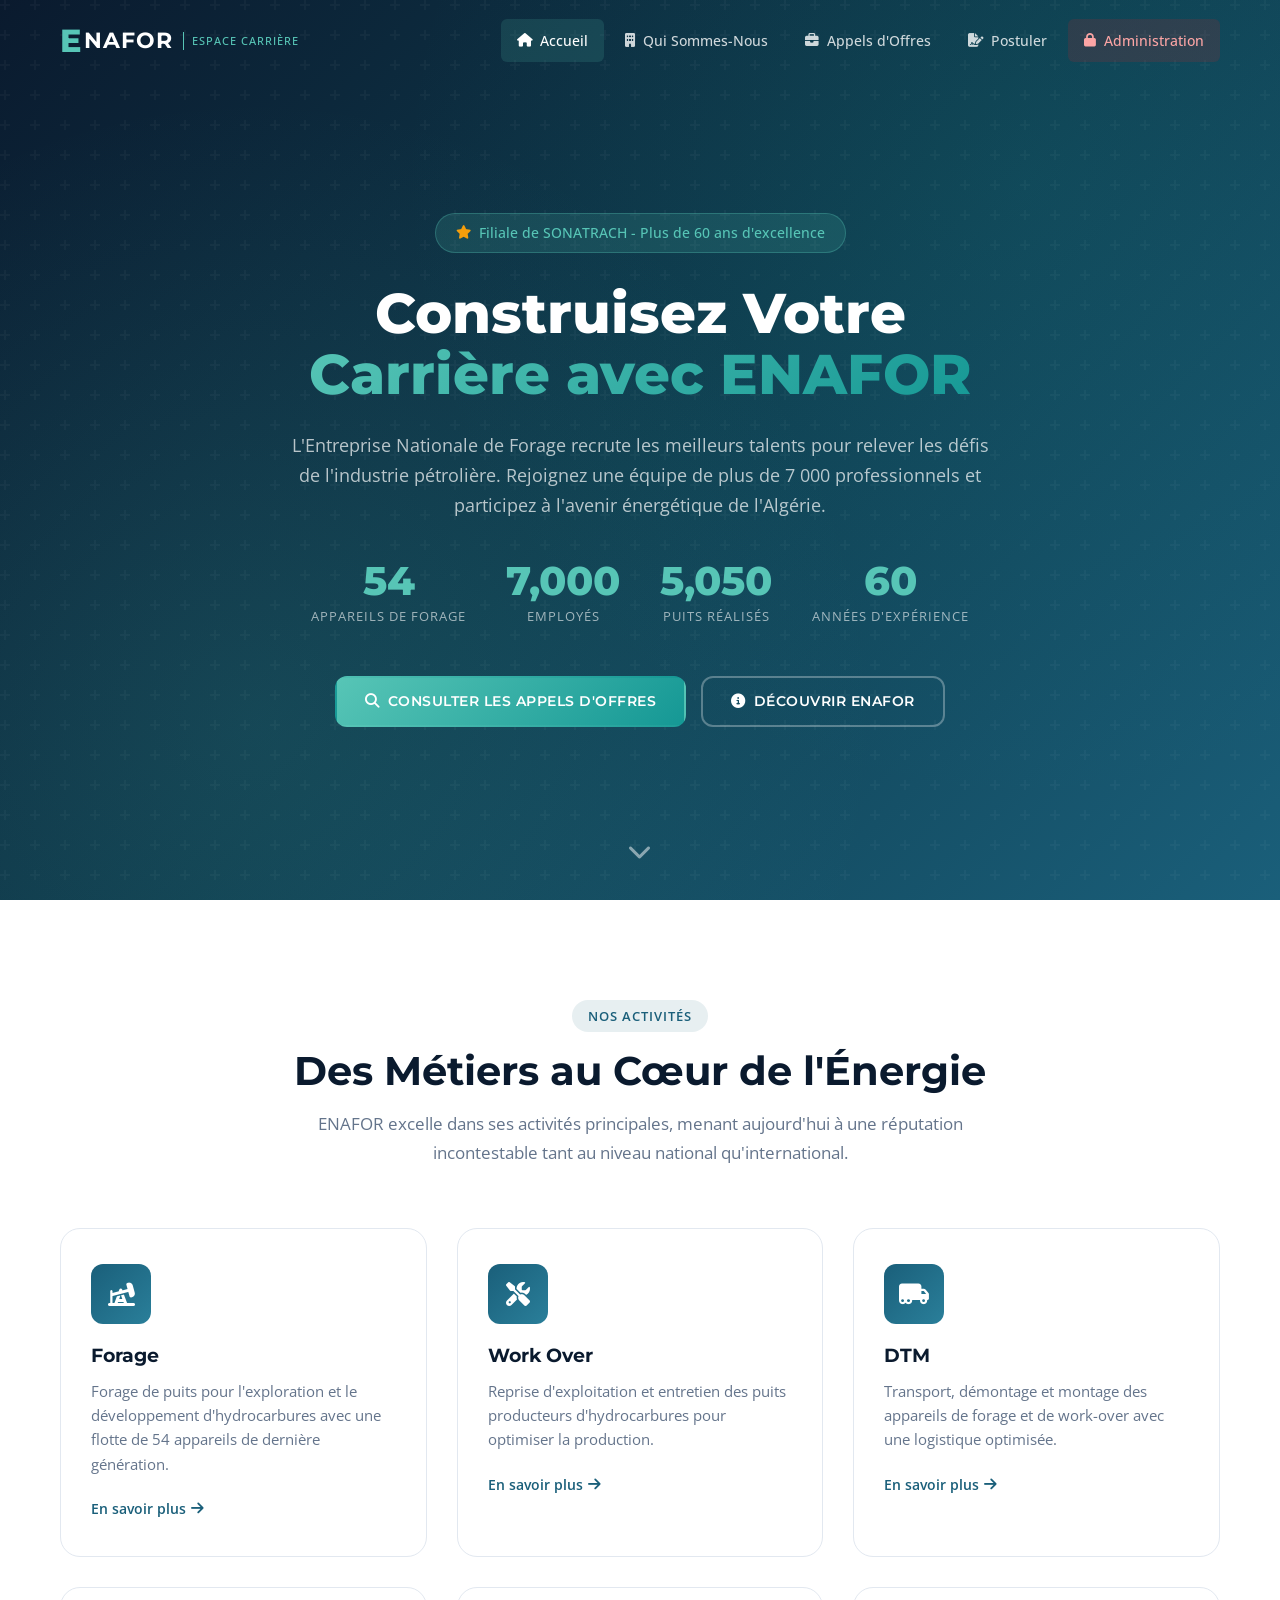
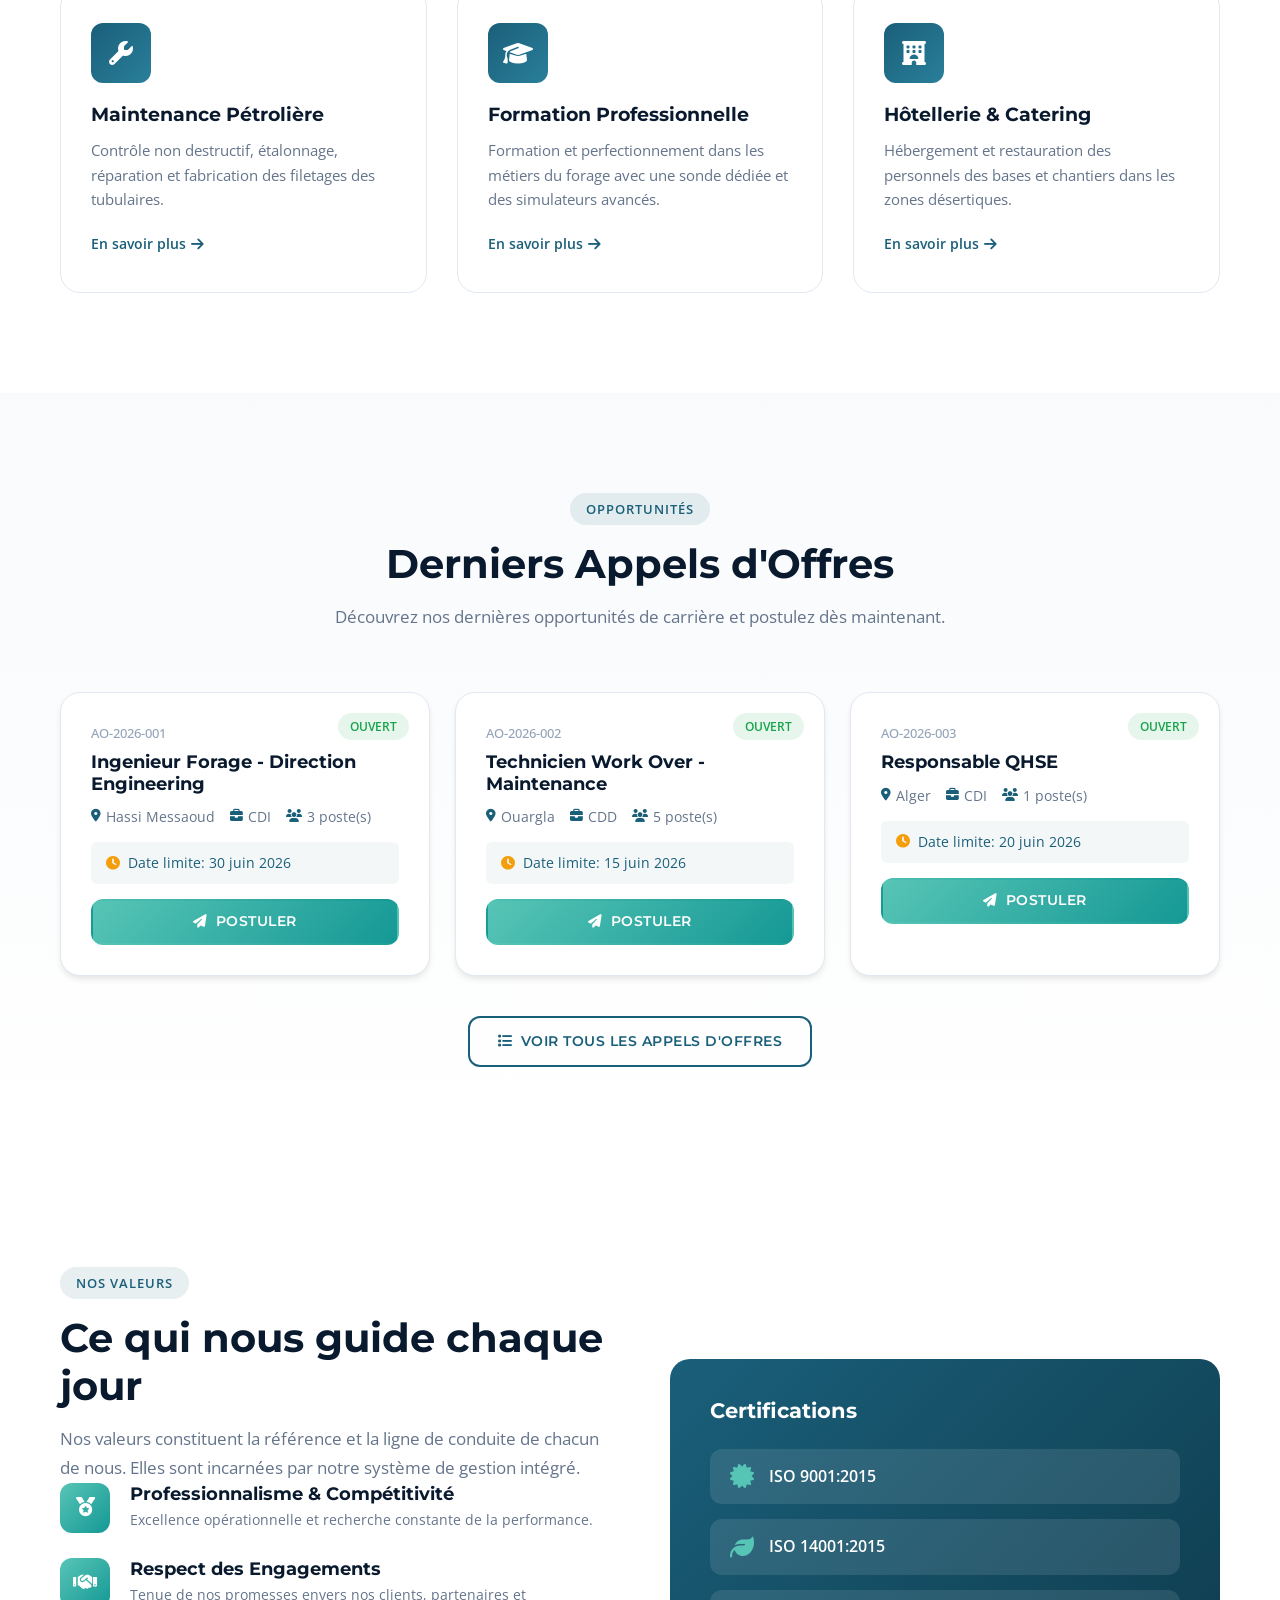
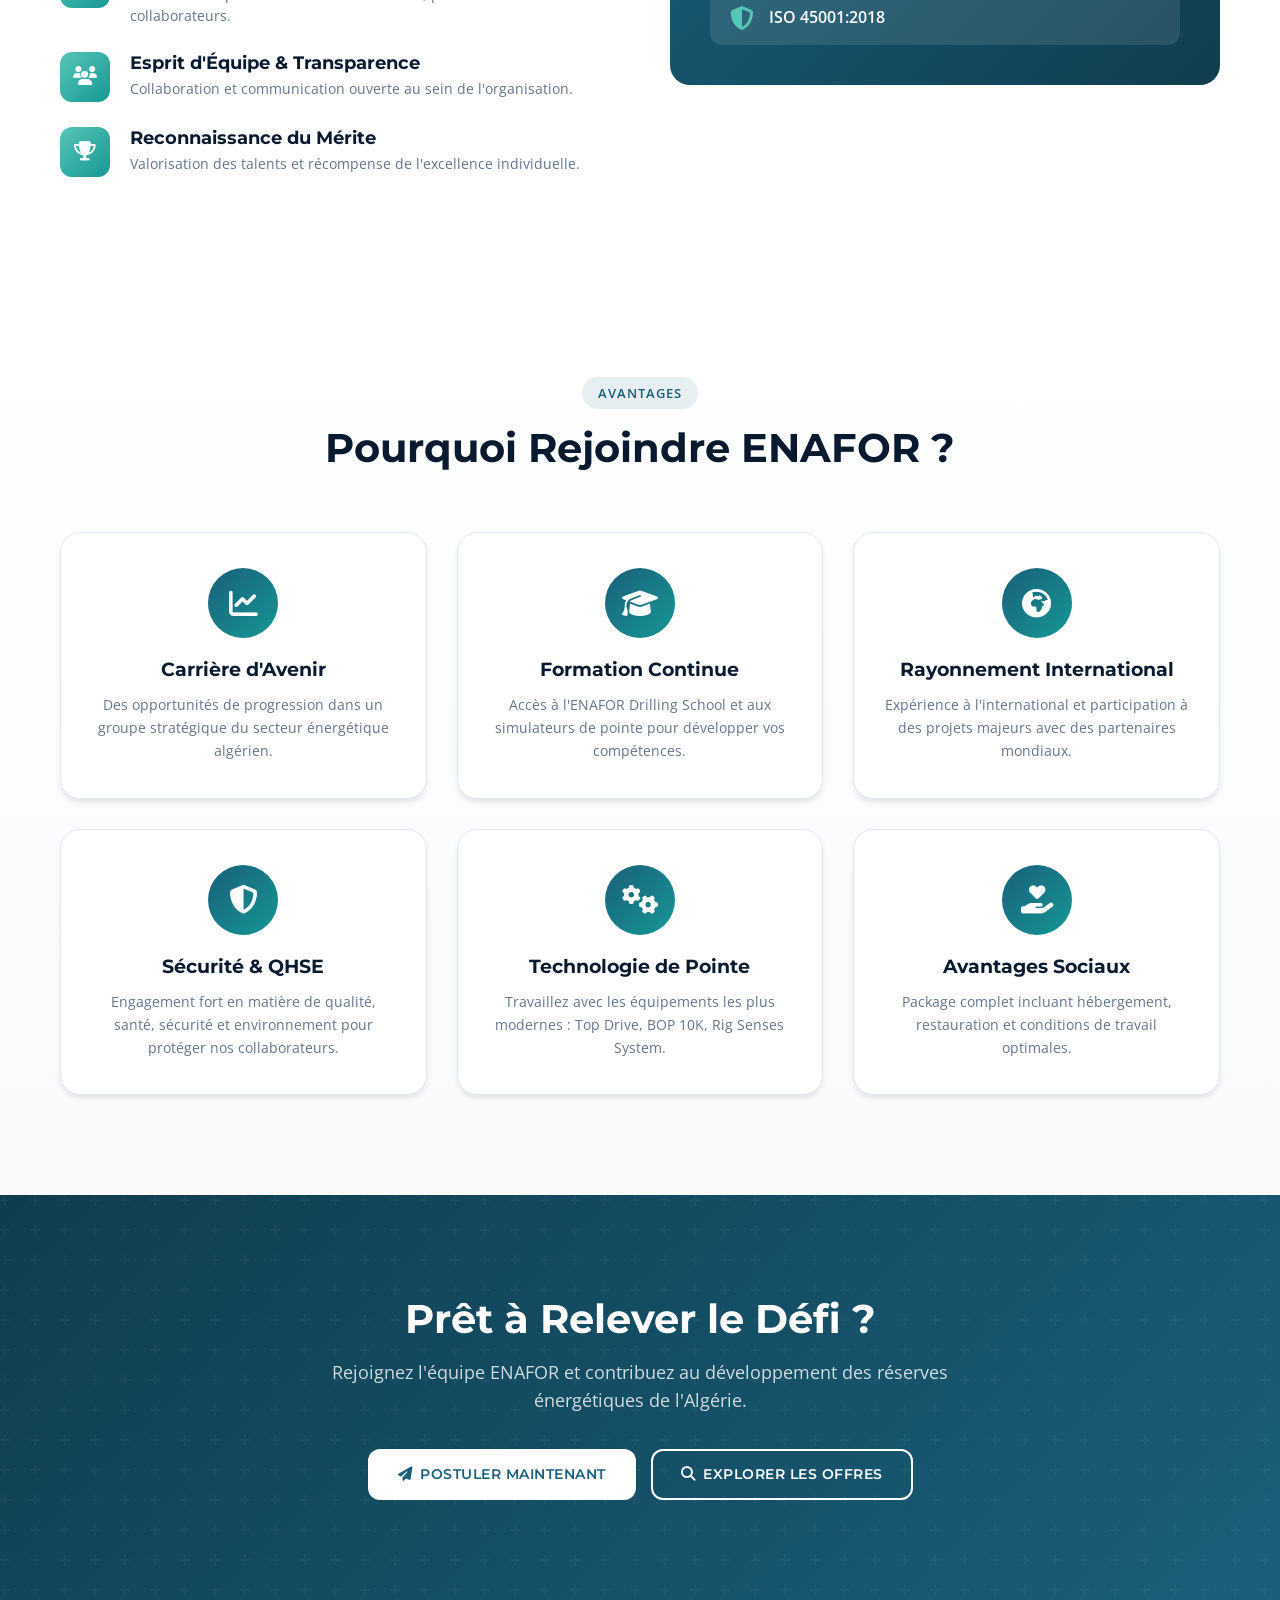
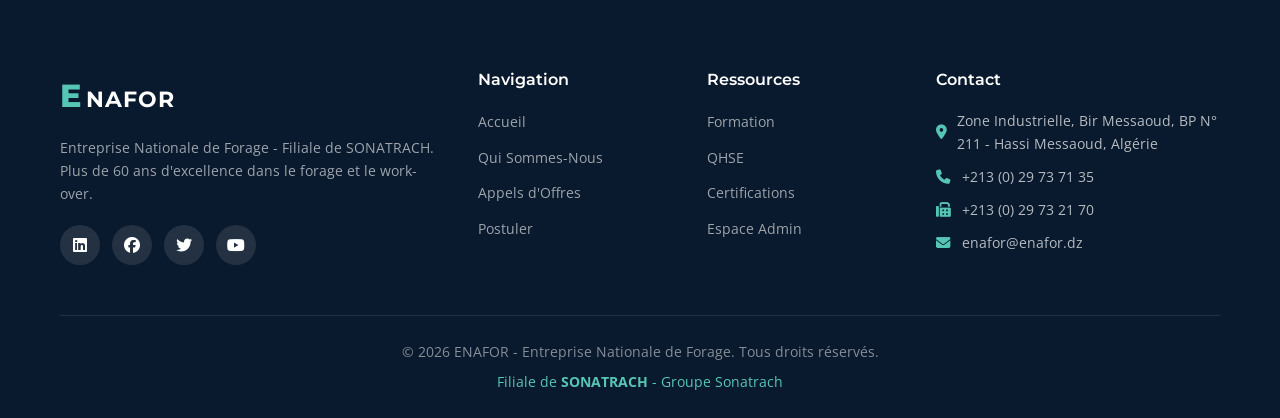
<file: index.html>
<!DOCTYPE html>
<html lang="fr">
<head>
    <meta charset="UTF-8">
    <meta name="viewport" content="width=device-width, initial-scale=1.0">
    <meta name="description" content="ENAFOR - Espace Carrière. Recrutement et appels d'offres de l'Entreprise Nationale de Forage. Filiale de SONATRACH.">
    <meta name="keywords" content="ENAFOR, recrutement, forage, Algérie, SONATRACH, carrière, emploi, appel d'offres">
    <meta name="author" content="ENAFOR">
    <meta name="robots" content="index, follow">
    <title>ENAFOR | Espace Carrière - Recrutement & Appels d'Offres</title>
    <link rel="stylesheet" href="style.css">
    <link rel="stylesheet" href="https://cdnjs.cloudflare.com/ajax/libs/font-awesome/6.4.0/css/all.min.css">
    <link href="https://fonts.googleapis.com/css2?family=Montserrat:wght@300;400;500;600;700;800&family=Open+Sans:wght@300;400;600;700&display=swap" rel="stylesheet">
</head>
<body>
    <!-- Loading Screen -->
    <div id="loading-screen">
        <div class="loader-container">
            <div class="loader-logo">
                <span class="logo-e">E</span>
                <span class="logo-text">NAFOR</span>
            </div>
            <div class="loader-bar">
                <div class="loader-progress"></div>
            </div>
            <p class="loader-text">Chargement...</p>
        </div>
    </div>

    <!-- Navigation -->
    <nav class="navbar" id="navbar">
        <div class="nav-container">
            <a href="index.html" class="nav-logo">
                <span class="logo-e">E</span>
                <span class="logo-text">NAFOR</span>
                <span class="logo-sub">Espace Carrière</span>
            </a>
            <button class="nav-toggle" id="navToggle" aria-label="Menu">
                <span></span>
                <span></span>
                <span></span>
            </button>
            <ul class="nav-menu" id="navMenu">
                <li><a href="index.html" class="nav-link active"><i class="fas fa-home"></i> Accueil</a></li>
                <li><a href="about.html" class="nav-link"><i class="fas fa-building"></i> Qui Sommes-Nous</a></li>
                <li><a href="offres.html" class="nav-link"><i class="fas fa-briefcase"></i> Appels d'Offres</a></li>
                <li><a href="postuler.html" class="nav-link"><i class="fas fa-file-signature"></i> Postuler</a></li>
                <li><a href="admin.html" class="nav-link admin-link"><i class="fas fa-lock"></i> Administration</a></li>
            </ul>
        </div>
    </nav>

    <!-- Hero Section -->
    <section class="hero" id="accueil">
        <div class="hero-overlay"></div>
        <div class="hero-content">
            <div class="hero-badge">
                <i class="fas fa-star"></i>
                <span>Filiale de SONATRACH - Plus de 60 ans d'excellence</span>
            </div>
            <h1 class="hero-title">
                <span class="title-line">Construisez Votre</span>
                <span class="title-line highlight">Carrière avec ENAFOR</span>
            </h1>
            <p class="hero-subtitle">
                L'Entreprise Nationale de Forage recrute les meilleurs talents pour relever les défis de l'industrie pétrolière. 
                Rejoignez une équipe de plus de 7 000 professionnels et participez à l'avenir énergétique de l'Algérie.
            </p>
            <div class="hero-stats">
                <div class="stat-item">
                    <span class="stat-number" data-target="54">0</span>
                    <span class="stat-label">Appareils de Forage</span>
                </div>
                <div class="stat-item">
                    <span class="stat-number" data-target="7000">0</span>
                    <span class="stat-label">Employés</span>
                </div>
                <div class="stat-item">
                    <span class="stat-number" data-target="5050">0</span>
                    <span class="stat-label">Puits Réalisés</span>
                </div>
                <div class="stat-item">
                    <span class="stat-number" data-target="60">0</span>
                    <span class="stat-label">Années d'Expérience</span>
                </div>
            </div>
            <div class="hero-buttons">
                <a href="offres.html" class="btn btn-primary">
                    <i class="fas fa-search"></i> Consulter les Appels d'Offres
                </a>
                <a href="about.html" class="btn btn-secondary">
                    <i class="fas fa-info-circle"></i> Découvrir ENAFOR
                </a>
            </div>
        </div>
        <div class="hero-scroll">
            <a href="#activites"><i class="fas fa-chevron-down"></i></a>
        </div>
    </section>

    <!-- Activities Section -->
    <section class="activities" id="activites">
        <div class="container">
            <div class="section-header">
                <span class="section-badge">Nos Activités</span>
                <h2 class="section-title">Des Métiers au Cœur de l'Énergie</h2>
                <p class="section-desc">ENAFOR excelle dans ses activités principales, menant aujourd'hui à une réputation incontestable tant au niveau national qu'international.</p>
            </div>
            <div class="activities-grid">
                <div class="activity-card">
                    <div class="activity-icon">
                        <i class="fas fa-oil-well"></i>
                    </div>
                    <h3>Forage</h3>
                    <p>Forage de puits pour l'exploration et le développement d'hydrocarbures avec une flotte de 54 appareils de dernière génération.</p>
                    <a href="about.html#forage" class="activity-link">En savoir plus <i class="fas fa-arrow-right"></i></a>
                </div>
                <div class="activity-card">
                    <div class="activity-icon">
                        <i class="fas fa-tools"></i>
                    </div>
                    <h3>Work Over</h3>
                    <p>Reprise d'exploitation et entretien des puits producteurs d'hydrocarbures pour optimiser la production.</p>
                    <a href="about.html#workover" class="activity-link">En savoir plus <i class="fas fa-arrow-right"></i></a>
                </div>
                <div class="activity-card">
                    <div class="activity-icon">
                        <i class="fas fa-truck-moving"></i>
                    </div>
                    <h3>DTM</h3>
                    <p>Transport, démontage et montage des appareils de forage et de work-over avec une logistique optimisée.</p>
                    <a href="about.html#dtm" class="activity-link">En savoir plus <i class="fas fa-arrow-right"></i></a>
                </div>
                <div class="activity-card">
                    <div class="activity-icon">
                        <i class="fas fa-wrench"></i>
                    </div>
                    <h3>Maintenance Pétrolière</h3>
                    <p>Contrôle non destructif, étalonnage, réparation et fabrication des filetages des tubulaires.</p>
                    <a href="about.html#maintenance" class="activity-link">En savoir plus <i class="fas fa-arrow-right"></i></a>
                </div>
                <div class="activity-card">
                    <div class="activity-icon">
                        <i class="fas fa-graduation-cap"></i>
                    </div>
                    <h3>Formation Professionnelle</h3>
                    <p>Formation et perfectionnement dans les métiers du forage avec une sonde dédiée et des simulateurs avancés.</p>
                    <a href="about.html#formation" class="activity-link">En savoir plus <i class="fas fa-arrow-right"></i></a>
                </div>
                <div class="activity-card">
                    <div class="activity-icon">
                        <i class="fas fa-hotel"></i>
                    </div>
                    <h3>Hôtellerie & Catering</h3>
                    <p>Hébergement et restauration des personnels des bases et chantiers dans les zones désertiques.</p>
                    <a href="about.html#hotellerie" class="activity-link">En savoir plus <i class="fas fa-arrow-right"></i></a>
                </div>
            </div>
        </div>
    </section>

    <!-- Latest Offers Section -->
    <section class="latest-offers">
        <div class="container">
            <div class="section-header">
                <span class="section-badge">Opportunités</span>
                <h2 class="section-title">Derniers Appels d'Offres</h2>
                <p class="section-desc">Découvrez nos dernières opportunités de carrière et postulez dès maintenant.</p>
            </div>
            <div class="offers-grid" id="latestOffers">
                <!-- Dynamically populated by JavaScript -->
            </div>
            <div class="text-center">
                <a href="offres.html" class="btn btn-outline">
                    <i class="fas fa-list"></i> Voir Tous les Appels d'Offres
                </a>
            </div>
        </div>
    </section>

    <!-- Values Section -->
    <section class="values">
        <div class="container">
            <div class="values-content">
                <div class="values-text">
                    <span class="section-badge">Nos Valeurs</span>
                    <h2 class="section-title">Ce qui nous guide chaque jour</h2>
                    <p class="section-desc">Nos valeurs constituent la référence et la ligne de conduite de chacun de nous. Elles sont incarnées par notre système de gestion intégré.</p>
                    <div class="values-list">
                        <div class="value-item">
                            <div class="value-icon"><i class="fas fa-medal"></i></div>
                            <div class="value-info">
                                <h4>Professionnalisme & Compétitivité</h4>
                                <p>Excellence opérationnelle et recherche constante de la performance.</p>
                            </div>
                        </div>
                        <div class="value-item">
                            <div class="value-icon"><i class="fas fa-handshake"></i></div>
                            <div class="value-info">
                                <h4>Respect des Engagements</h4>
                                <p>Tenue de nos promesses envers nos clients, partenaires et collaborateurs.</p>
                            </div>
                        </div>
                        <div class="value-item">
                            <div class="value-icon"><i class="fas fa-users"></i></div>
                            <div class="value-info">
                                <h4>Esprit d'Équipe & Transparence</h4>
                                <p>Collaboration et communication ouverte au sein de l'organisation.</p>
                            </div>
                        </div>
                        <div class="value-item">
                            <div class="value-icon"><i class="fas fa-trophy"></i></div>
                            <div class="value-info">
                                <h4>Reconnaissance du Mérite</h4>
                                <p>Valorisation des talents et récompense de l'excellence individuelle.</p>
                            </div>
                        </div>
                    </div>
                </div>
                <div class="values-image">
                    <div class="values-certifications">
                        <h3>Certifications</h3>
                        <div class="cert-grid">
                            <div class="cert-item">
                                <i class="fas fa-certificate"></i>
                                <span>ISO 9001:2015</span>
                            </div>
                            <div class="cert-item">
                                <i class="fas fa-leaf"></i>
                                <span>ISO 14001:2015</span>
                            </div>
                            <div class="cert-item">
                                <i class="fas fa-shield-alt"></i>
                                <span>ISO 45001:2018</span>
                            </div>
                        </div>
                    </div>
                </div>
            </div>
        </div>
    </section>

    <!-- Why Join Us -->
    <section class="why-join">
        <div class="container">
            <div class="section-header">
                <span class="section-badge">Avantages</span>
                <h2 class="section-title">Pourquoi Rejoindre ENAFOR ?</h2>
            </div>
            <div class="benefits-grid">
                <div class="benefit-card">
                    <div class="benefit-icon"><i class="fas fa-chart-line"></i></div>
                    <h3>Carrière d'Avenir</h3>
                    <p>Des opportunités de progression dans un groupe stratégique du secteur énergétique algérien.</p>
                </div>
                <div class="benefit-card">
                    <div class="benefit-icon"><i class="fas fa-graduation-cap"></i></div>
                    <h3>Formation Continue</h3>
                    <p>Accès à l'ENAFOR Drilling School et aux simulateurs de pointe pour développer vos compétences.</p>
                </div>
                <div class="benefit-card">
                    <div class="benefit-icon"><i class="fas fa-globe-africa"></i></div>
                    <h3>Rayonnement International</h3>
                    <p>Expérience à l'international et participation à des projets majeurs avec des partenaires mondiaux.</p>
                </div>
                <div class="benefit-card">
                    <div class="benefit-icon"><i class="fas fa-shield-alt"></i></div>
                    <h3>Sécurité & QHSE</h3>
                    <p>Engagement fort en matière de qualité, santé, sécurité et environnement pour protéger nos collaborateurs.</p>
                </div>
                <div class="benefit-card">
                    <div class="benefit-icon"><i class="fas fa-cogs"></i></div>
                    <h3>Technologie de Pointe</h3>
                    <p>Travaillez avec les équipements les plus modernes : Top Drive, BOP 10K, Rig Senses System.</p>
                </div>
                <div class="benefit-card">
                    <div class="benefit-icon"><i class="fas fa-hand-holding-heart"></i></div>
                    <h3>Avantages Sociaux</h3>
                    <p>Package complet incluant hébergement, restauration et conditions de travail optimales.</p>
                </div>
            </div>
        </div>
    </section>

    <!-- CTA Section -->
    <section class="cta-section">
        <div class="cta-overlay"></div>
        <div class="container">
            <div class="cta-content">
                <h2>Prêt à Relever le Défi ?</h2>
                <p>Rejoignez l'équipe ENAFOR et contribuez au développement des réserves énergétiques de l'Algérie.</p>
                <div class="cta-buttons">
                    <a href="postuler.html" class="btn btn-white">
                        <i class="fas fa-paper-plane"></i> Postuler Maintenant
                    </a>
                    <a href="offres.html" class="btn btn-outline-white">
                        <i class="fas fa-search"></i> Explorer les Offres
                    </a>
                </div>
            </div>
        </div>
    </section>

    <!-- Footer -->
    <footer class="footer">
        <div class="container">
            <div class="footer-grid">
                <div class="footer-brand">
                    <a href="index.html" class="footer-logo">
                        <span class="logo-e">E</span>
                        <span class="logo-text">NAFOR</span>
                    </a>
                    <p class="footer-desc">Entreprise Nationale de Forage - Filiale de SONATRACH. Plus de 60 ans d'excellence dans le forage et le work-over.</p>
                    <div class="footer-social">
                        <a href="#" aria-label="LinkedIn"><i class="fab fa-linkedin"></i></a>
                        <a href="#" aria-label="Facebook"><i class="fab fa-facebook"></i></a>
                        <a href="#" aria-label="Twitter"><i class="fab fa-twitter"></i></a>
                        <a href="#" aria-label="YouTube"><i class="fab fa-youtube"></i></a>
                    </div>
                </div>
                <div class="footer-links">
                    <h4>Navigation</h4>
                    <ul>
                        <li><a href="index.html">Accueil</a></li>
                        <li><a href="about.html">Qui Sommes-Nous</a></li>
                        <li><a href="offres.html">Appels d'Offres</a></li>
                        <li><a href="postuler.html">Postuler</a></li>
                    </ul>
                </div>
                <div class="footer-links">
                    <h4>Ressources</h4>
                    <ul>
                        <li><a href="about.html#formation">Formation</a></li>
                        <li><a href="about.html#qhse">QHSE</a></li>
                        <li><a href="about.html#certifications">Certifications</a></li>
                        <li><a href="admin.html">Espace Admin</a></li>
                    </ul>
                </div>
                <div class="footer-contact">
                    <h4>Contact</h4>
                    <p><i class="fas fa-map-marker-alt"></i> Zone Industrielle, Bir Messaoud, BP N° 211 - Hassi Messaoud, Algérie</p>
                    <p><i class="fas fa-phone"></i> +213 (0) 29 73 71 35</p>
                    <p><i class="fas fa-fax"></i> +213 (0) 29 73 21 70</p>
                    <p><i class="fas fa-envelope"></i> enafor@enafor.dz</p>
                </div>
            </div>
            <div class="footer-bottom">
                <p>&copy; 2026 ENAFOR - Entreprise Nationale de Forage. Tous droits réservés.</p>
                <p class="footer-sonatrach">Filiale de <strong>SONATRACH</strong> - Groupe Sonatrach</p>
            </div>
        </div>
    </footer>

    <script src="main.js"></script>
</body>
</html>
</file>
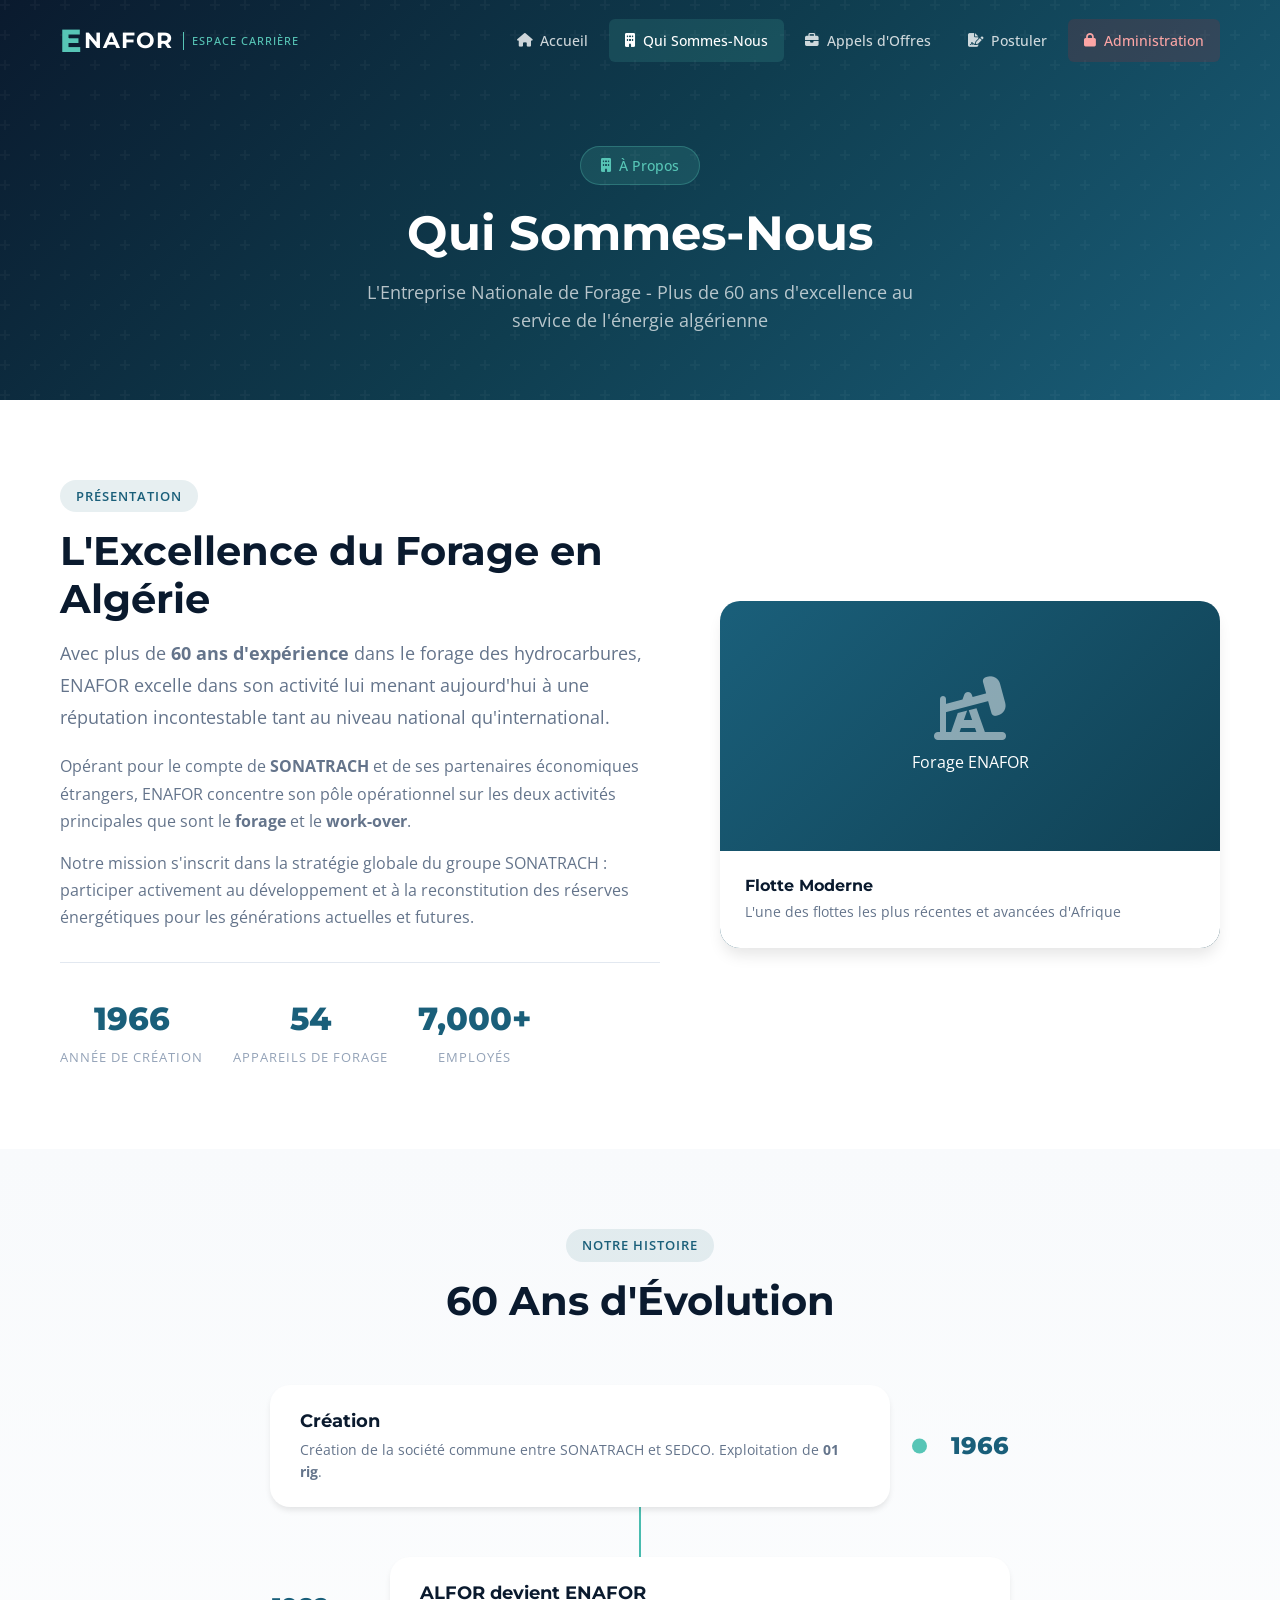
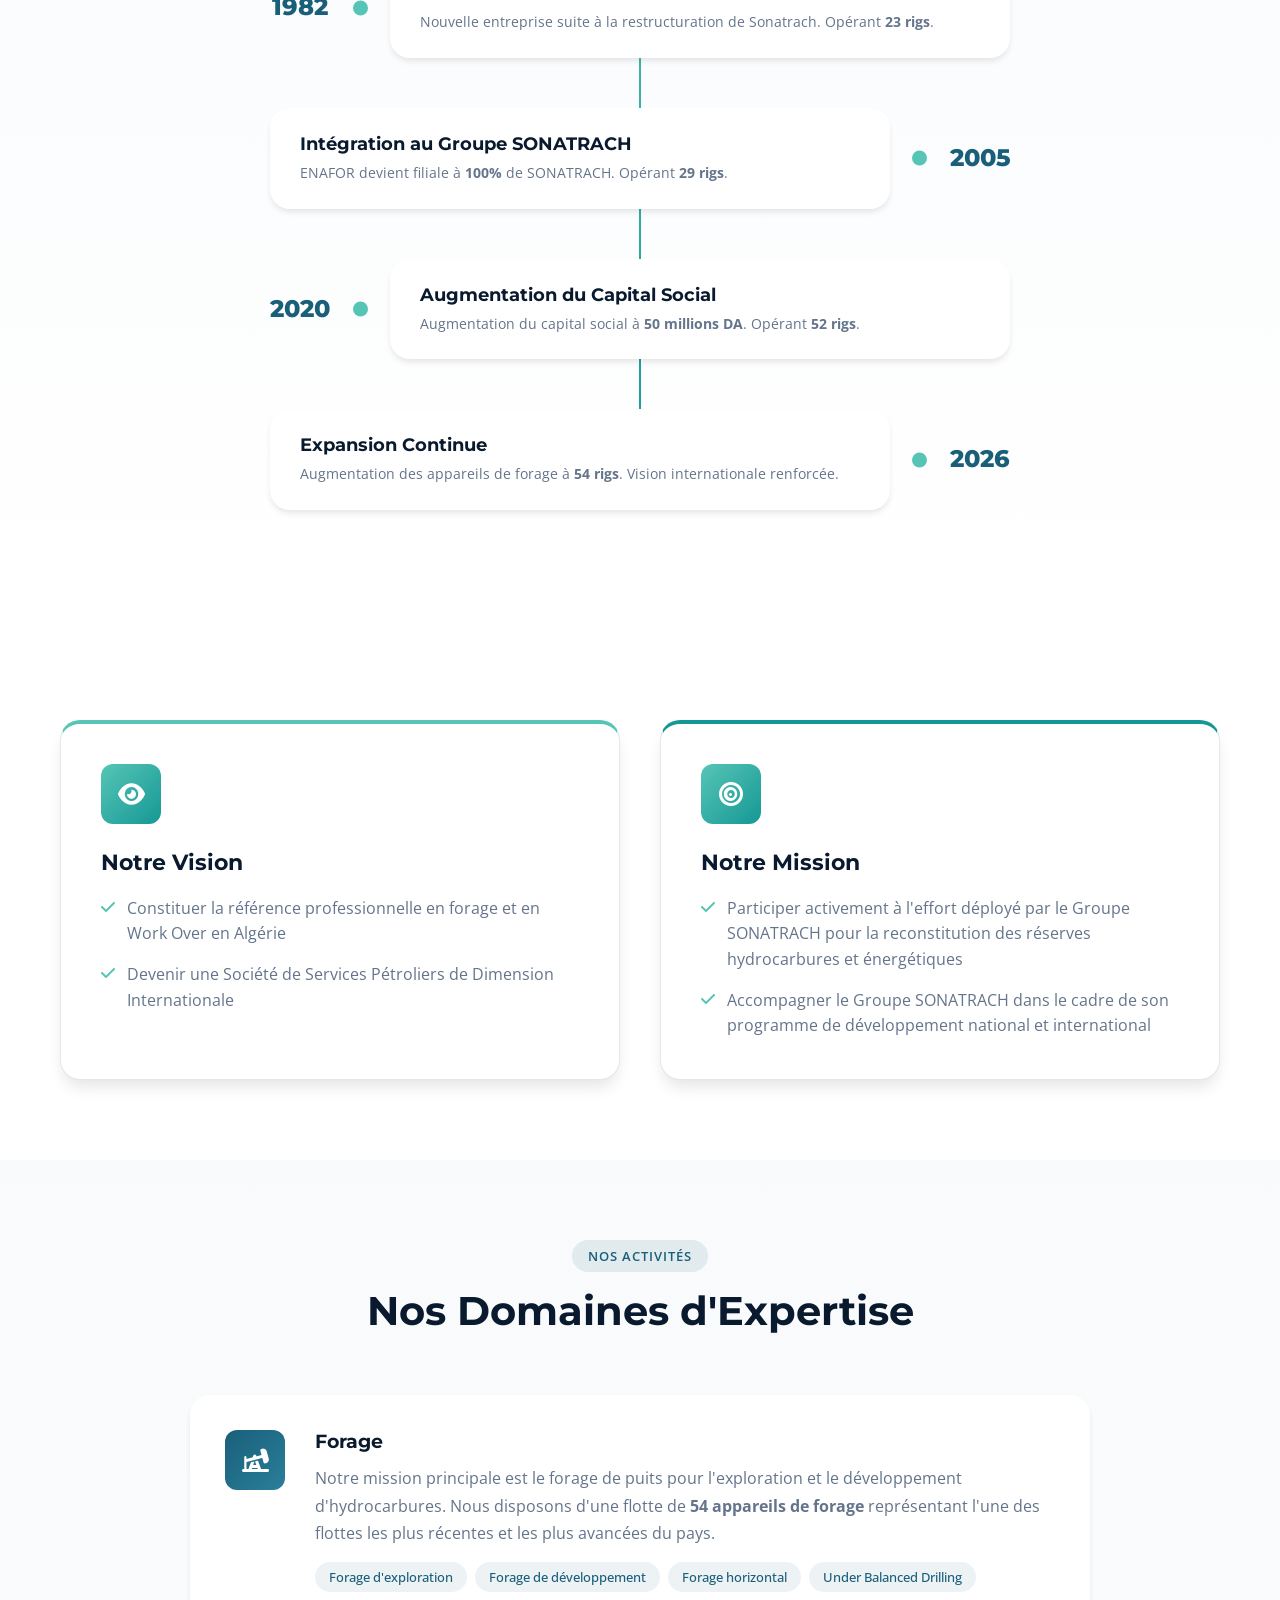
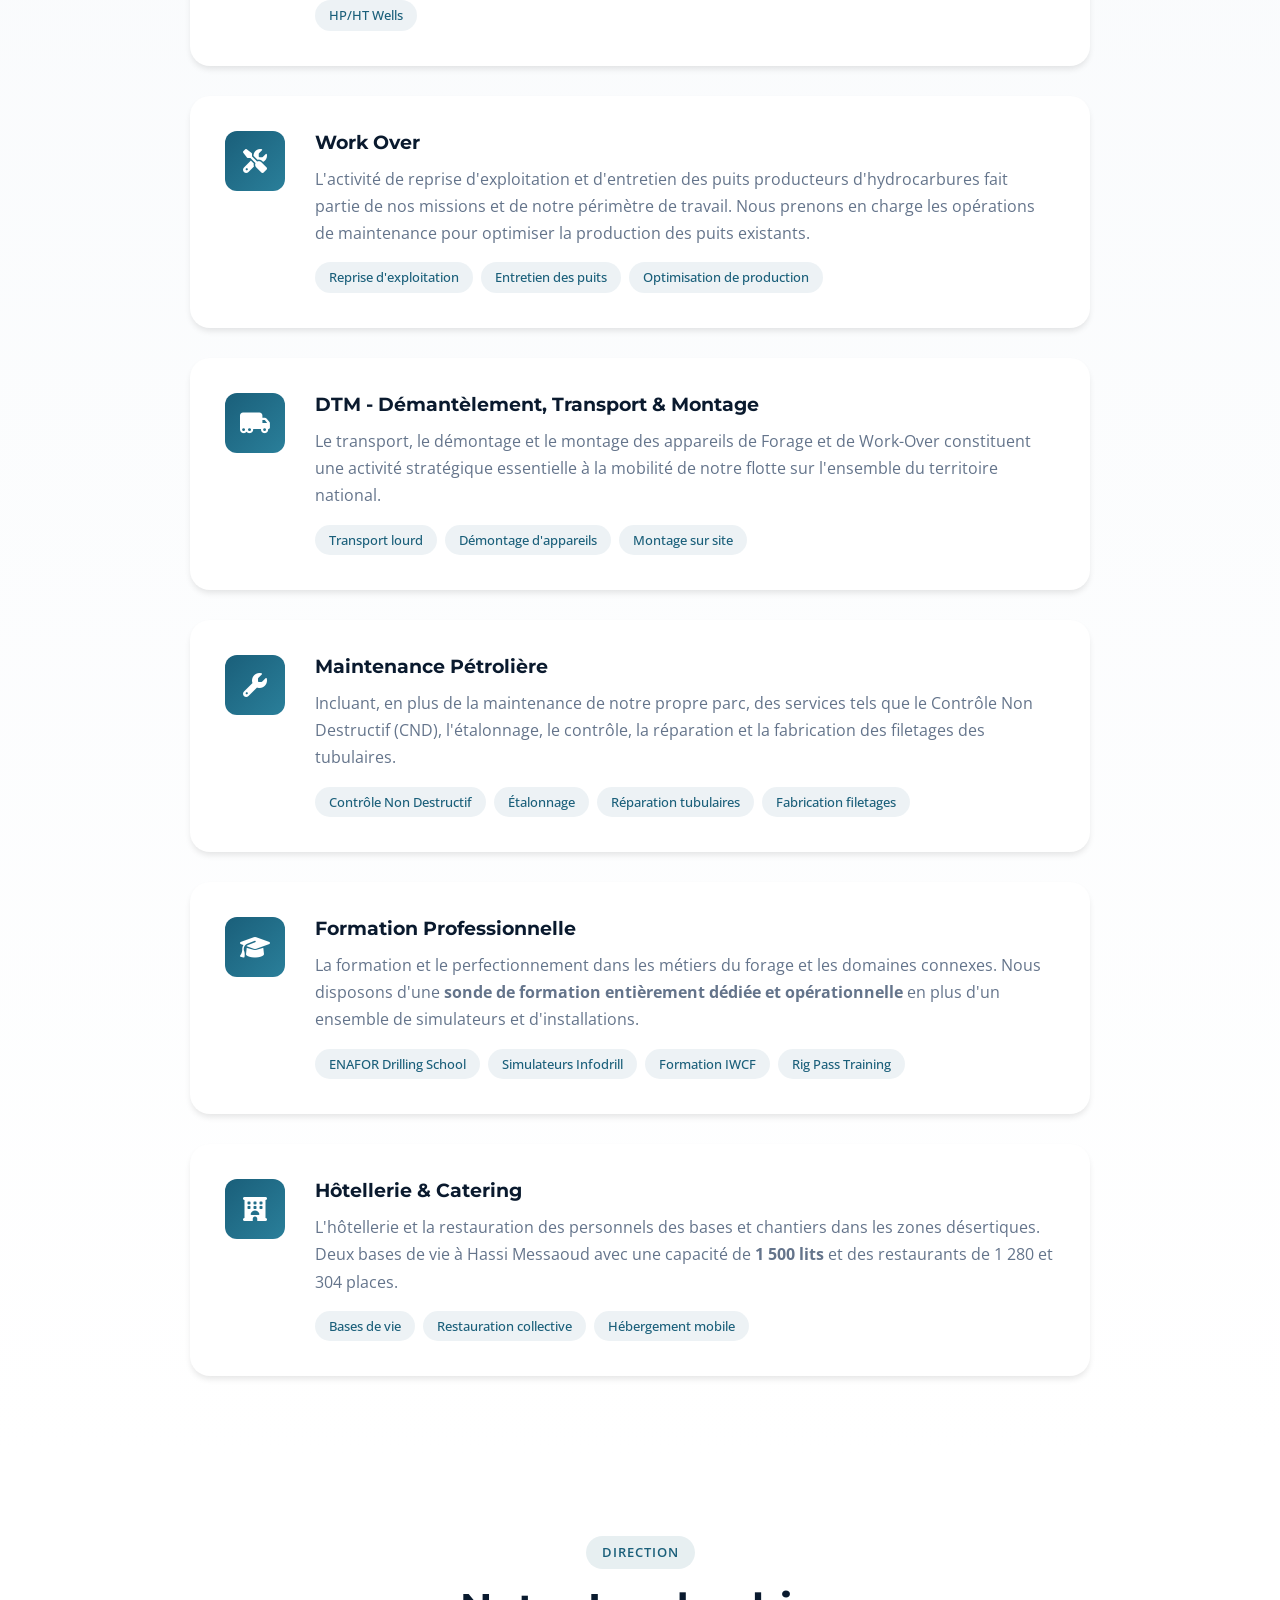
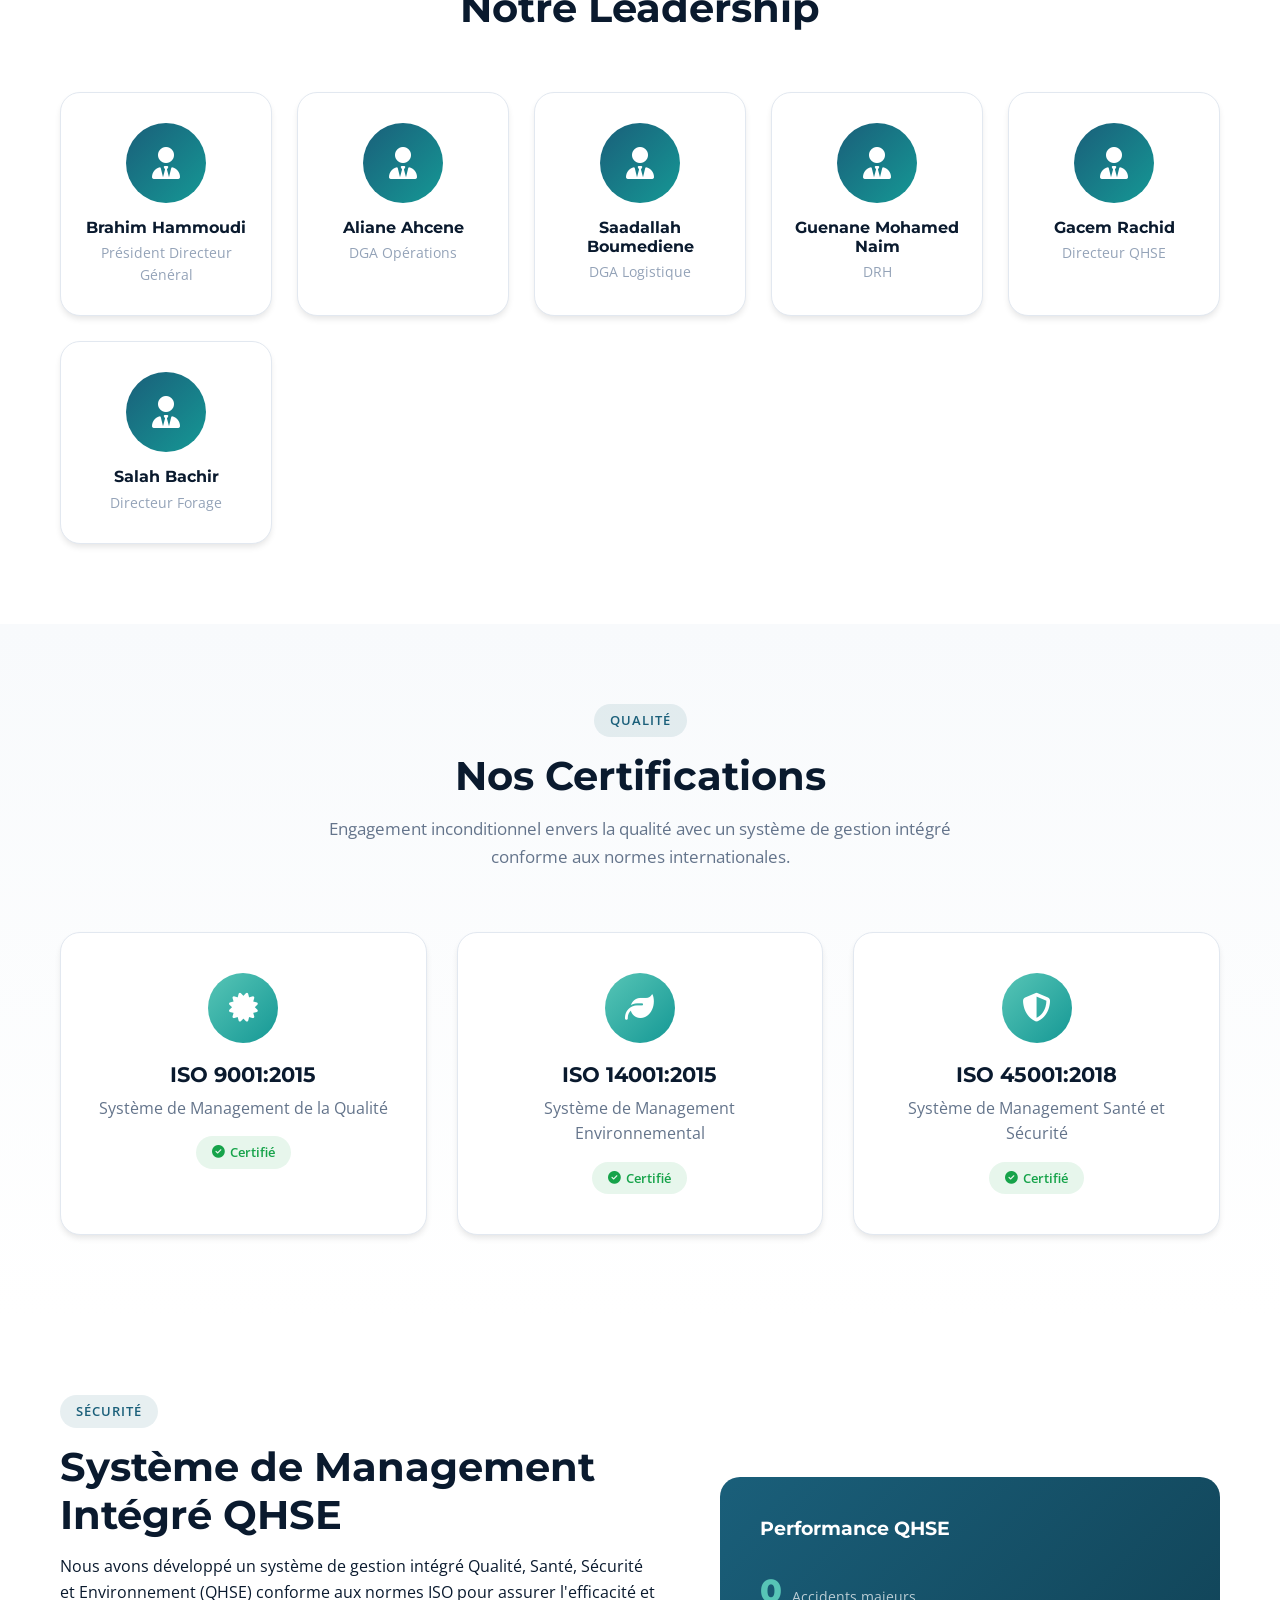
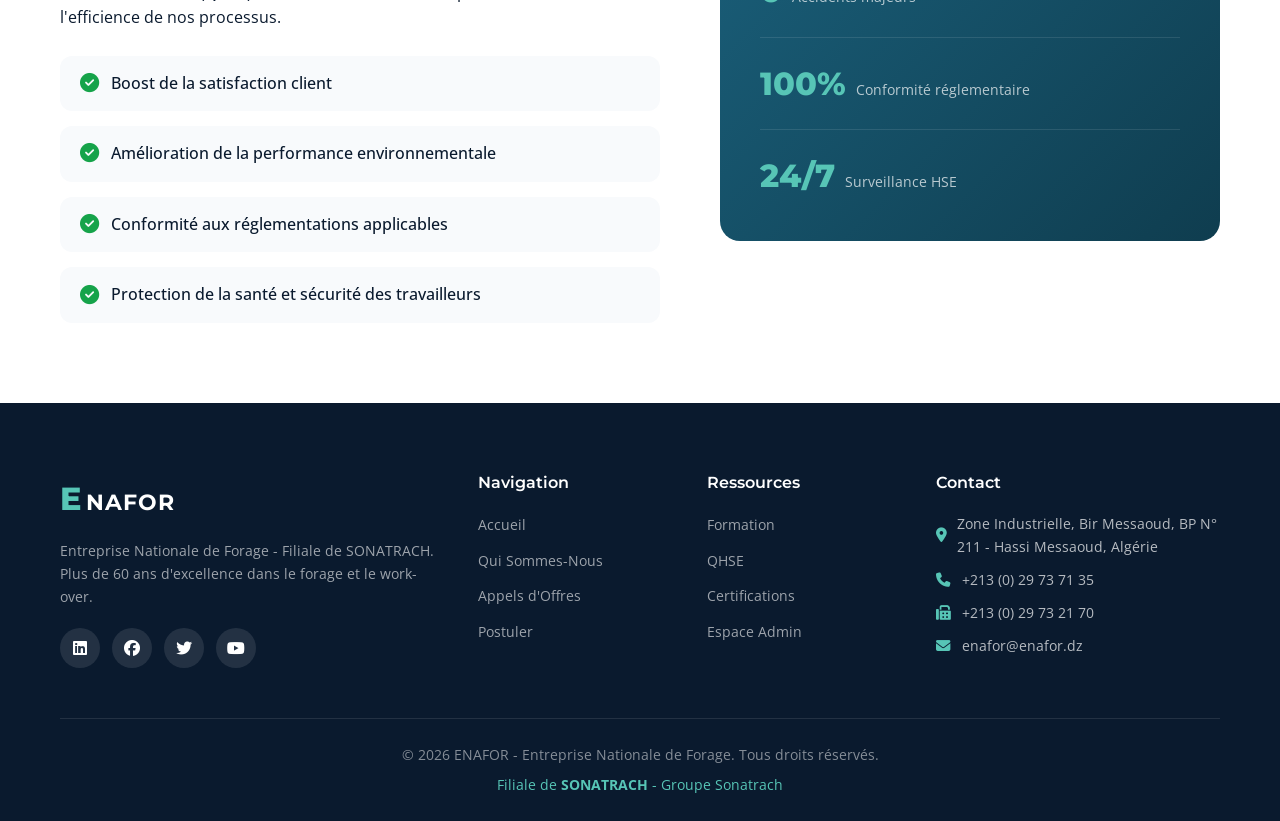
<file: about.html>
<!DOCTYPE html>
<html lang="fr">
<head>
    <meta charset="UTF-8">
    <meta name="viewport" content="width=device-width, initial-scale=1.0">
    <meta name="description" content="Découvrez ENAFOR - Entreprise Nationale de Forage. Notre histoire, mission, vision et valeurs. Filiale de SONATRACH depuis plus de 60 ans.">
    <meta name="keywords" content="ENAFOR, histoire, mission, vision, valeurs, SONATRACH, forage, Algérie">

    <title>Qui Sommes-Nous | ENAFOR - Espace Carrière</title>
    <link rel="stylesheet" href="style.css">
    <link rel="stylesheet" href="https://cdnjs.cloudflare.com/ajax/libs/font-awesome/6.4.0/css/all.min.css">
    <link href="https://fonts.googleapis.com/css2?family=Montserrat:wght@300;400;500;600;700;800&family=Open+Sans:wght@300;400;600;700&display=swap" rel="stylesheet">
</head>
<body>
    <!-- Loading Screen -->
    <div id="loading-screen">
        <div class="loader-container">
            <div class="loader-logo">
                <span class="logo-e">E</span>
                <span class="logo-text">NAFOR</span>
            </div>
            <div class="loader-bar">
                <div class="loader-progress"></div>
            </div>
            <p class="loader-text">Chargement...</p>
        </div>
    </div>

    <!-- Navigation -->
    <nav class="navbar" id="navbar">
        <div class="nav-container">
            <a href="index.html" class="nav-logo">
                <span class="logo-e">E</span>
                <span class="logo-text">NAFOR</span>
                <span class="logo-sub">Espace Carrière</span>
            </a>
            <button class="nav-toggle" id="navToggle" aria-label="Menu">
                <span></span>
                <span></span>
                <span></span>
            </button>
            <ul class="nav-menu" id="navMenu">
                <li><a href="index.html" class="nav-link"><i class="fas fa-home"></i> Accueil</a></li>
                <li><a href="about.html" class="nav-link active"><i class="fas fa-building"></i> Qui Sommes-Nous</a></li>
                <li><a href="offres.html" class="nav-link"><i class="fas fa-briefcase"></i> Appels d'Offres</a></li>
                <li><a href="postuler.html" class="nav-link"><i class="fas fa-file-signature"></i> Postuler</a></li>
                <li><a href="admin.html" class="nav-link admin-link"><i class="fas fa-lock"></i> Administration</a></li>
            </ul>
        </div>
    </nav>

    <!-- Page Header -->
    <section class="page-header">
        <div class="page-header-overlay"></div>
        <div class="container">
            <div class="page-header-content">
                <span class="page-badge"><i class="fas fa-building"></i> À Propos</span>
                <h1>Qui Sommes-Nous</h1>
                <p>L'Entreprise Nationale de Forage - Plus de 60 ans d'excellence au service de l'énergie algérienne</p>
            </div>
        </div>
    </section>

    <!-- About Intro -->
    <section class="about-intro">
        <div class="container">
            <div class="about-intro-grid">
                <div class="about-intro-text">
                    <span class="section-badge">Présentation</span>
                    <h2 class="section-title">L'Excellence du Forage en Algérie</h2>
                    <p class="lead">Avec plus de <strong>60 ans d'expérience</strong> dans le forage des hydrocarbures, ENAFOR excelle dans son activité lui menant aujourd'hui à une réputation incontestable tant au niveau national qu'international.</p>
                    <p>Opérant pour le compte de <strong>SONATRACH</strong> et de ses partenaires économiques étrangers, ENAFOR concentre son pôle opérationnel sur les deux activités principales que sont le <strong>forage</strong> et le <strong>work-over</strong>.</p>
                    <p>Notre mission s'inscrit dans la stratégie globale du groupe SONATRACH : participer activement au développement et à la reconstitution des réserves énergétiques pour les générations actuelles et futures.</p>
                    <div class="about-intro-stats">
                        <div class="intro-stat">
                            <span class="intro-stat-number">1966</span>
                            <span class="intro-stat-label">Année de Création</span>
                        </div>
                        <div class="intro-stat">
                            <span class="intro-stat-number">54</span>
                            <span class="intro-stat-label">Appareils de Forage</span>
                        </div>
                        <div class="intro-stat">
                            <span class="intro-stat-number">7,000+</span>
                            <span class="intro-stat-label">Employés</span>
                        </div>
                    </div>
                </div>
                <div class="about-intro-image">
                    <div class="about-image-card">
                        <div class="about-image-placeholder">
                            <i class="fas fa-oil-well"></i>
                            <span>Forage ENAFOR</span>
                        </div>
                        <div class="about-image-info">
                            <h4>Flotte Moderne</h4>
                            <p>L'une des flottes les plus récentes et avancées d'Afrique</p>
                        </div>
                    </div>
                </div>
            </div>
        </div>
    </section>

    <!-- Timeline -->
    <section class="timeline-section">
        <div class="container">
            <div class="section-header">
                <span class="section-badge">Notre Histoire</span>
                <h2 class="section-title">60 Ans d'Évolution</h2>
            </div>
            <div class="timeline">
                <div class="timeline-item">
                    <div class="timeline-year">1966</div>
                    <div class="timeline-content">
                        <h3>Création</h3>
                        <p>Création de la société commune entre SONATRACH et SEDCO. Exploitation de <strong>01 rig</strong>.</p>
                    </div>
                </div>
                <div class="timeline-item">
                    <div class="timeline-year">1982</div>
                    <div class="timeline-content">
                        <h3>ALFOR devient ENAFOR</h3>
                        <p>Nouvelle entreprise suite à la restructuration de Sonatrach. Opérant <strong>23 rigs</strong>.</p>
                    </div>
                </div>
                <div class="timeline-item">
                    <div class="timeline-year">2005</div>
                    <div class="timeline-content">
                        <h3>Intégration au Groupe SONATRACH</h3>
                        <p>ENAFOR devient filiale à <strong>100%</strong> de SONATRACH. Opérant <strong>29 rigs</strong>.</p>
                    </div>
                </div>
                <div class="timeline-item">
                    <div class="timeline-year">2020</div>
                    <div class="timeline-content">
                        <h3>Augmentation du Capital Social</h3>
                        <p>Augmentation du capital social à <strong>50 millions DA</strong>. Opérant <strong>52 rigs</strong>.</p>
                    </div>
                </div>
                <div class="timeline-item">
                    <div class="timeline-year">2026</div>
                    <div class="timeline-content">
                        <h3>Expansion Continue</h3>
                        <p>Augmentation des appareils de forage à <strong>54 rigs</strong>. Vision internationale renforcée.</p>
                    </div>
                </div>
            </div>
        </div>
    </section>

    <!-- Vision & Mission -->
    <section class="vision-mission">
        <div class="container">
            <div class="vm-grid">
                <div class="vm-card vision-card">
                    <div class="vm-icon"><i class="fas fa-eye"></i></div>
                    <h3>Notre Vision</h3>
                    <ul>
                        <li><i class="fas fa-check"></i> Constituer la référence professionnelle en forage et en Work Over en Algérie</li>
                        <li><i class="fas fa-check"></i> Devenir une Société de Services Pétroliers de Dimension Internationale</li>
                    </ul>
                </div>
                <div class="vm-card mission-card">
                    <div class="vm-icon"><i class="fas fa-bullseye"></i></div>
                    <h3>Notre Mission</h3>
                    <ul>
                        <li><i class="fas fa-check"></i> Participer activement à l'effort déployé par le Groupe SONATRACH pour la reconstitution des réserves hydrocarbures et énergétiques</li>
                        <li><i class="fas fa-check"></i> Accompagner le Groupe SONATRACH dans le cadre de son programme de développement national et international</li>
                    </ul>
                </div>
            </div>
        </div>
    </section>

    <!-- Activities Detail -->
    <section class="activities-detail" id="activites-detail">
        <div class="container">
            <div class="section-header">
                <span class="section-badge">Nos Activités</span>
                <h2 class="section-title">Nos Domaines d'Expertise</h2>
            </div>
            <div class="activity-detail-list">
                <div class="activity-detail-item" id="forage">
                    <div class="activity-detail-icon"><i class="fas fa-oil-well"></i></div>
                    <div class="activity-detail-content">
                        <h3>Forage</h3>
                        <p>Notre mission principale est le forage de puits pour l'exploration et le développement d'hydrocarbures. Nous disposons d'une flotte de <strong>54 appareils de forage</strong> représentant l'une des flottes les plus récentes et les plus avancées du pays.</p>
                        <div class="activity-highlights">
                            <span class="highlight-tag">Forage d'exploration</span>
                            <span class="highlight-tag">Forage de développement</span>
                            <span class="highlight-tag">Forage horizontal</span>
                            <span class="highlight-tag">Under Balanced Drilling</span>
                            <span class="highlight-tag">HP/HT Wells</span>
                        </div>
                    </div>
                </div>
                <div class="activity-detail-item" id="workover">
                    <div class="activity-detail-icon"><i class="fas fa-tools"></i></div>
                    <div class="activity-detail-content">
                        <h3>Work Over</h3>
                        <p>L'activité de reprise d'exploitation et d'entretien des puits producteurs d'hydrocarbures fait partie de nos missions et de notre périmètre de travail. Nous prenons en charge les opérations de maintenance pour optimiser la production des puits existants.</p>
                        <div class="activity-highlights">
                            <span class="highlight-tag">Reprise d'exploitation</span>
                            <span class="highlight-tag">Entretien des puits</span>
                            <span class="highlight-tag">Optimisation de production</span>
                        </div>
                    </div>
                </div>
                <div class="activity-detail-item" id="dtm">
                    <div class="activity-detail-icon"><i class="fas fa-truck-moving"></i></div>
                    <div class="activity-detail-content">
                        <h3>DTM - Démantèlement, Transport & Montage</h3>
                        <p>Le transport, le démontage et le montage des appareils de Forage et de Work-Over constituent une activité stratégique essentielle à la mobilité de notre flotte sur l'ensemble du territoire national.</p>
                        <div class="activity-highlights">
                            <span class="highlight-tag">Transport lourd</span>
                            <span class="highlight-tag">Démontage d'appareils</span>
                            <span class="highlight-tag">Montage sur site</span>
                        </div>
                    </div>
                </div>
                <div class="activity-detail-item" id="maintenance">
                    <div class="activity-detail-icon"><i class="fas fa-wrench"></i></div>
                    <div class="activity-detail-content">
                        <h3>Maintenance Pétrolière</h3>
                        <p>Incluant, en plus de la maintenance de notre propre parc, des services tels que le Contrôle Non Destructif (CND), l'étalonnage, le contrôle, la réparation et la fabrication des filetages des tubulaires.</p>
                        <div class="activity-highlights">
                            <span class="highlight-tag">Contrôle Non Destructif</span>
                            <span class="highlight-tag">Étalonnage</span>
                            <span class="highlight-tag">Réparation tubulaires</span>
                            <span class="highlight-tag">Fabrication filetages</span>
                        </div>
                    </div>
                </div>
                <div class="activity-detail-item" id="formation">
                    <div class="activity-detail-icon"><i class="fas fa-graduation-cap"></i></div>
                    <div class="activity-detail-content">
                        <h3>Formation Professionnelle</h3>
                        <p>La formation et le perfectionnement dans les métiers du forage et les domaines connexes. Nous disposons d'une <strong>sonde de formation entièrement dédiée et opérationnelle</strong> en plus d'un ensemble de simulateurs et d'installations.</p>
                        <div class="activity-highlights">
                            <span class="highlight-tag">ENAFOR Drilling School</span>
                            <span class="highlight-tag">Simulateurs Infodrill</span>
                            <span class="highlight-tag">Formation IWCF</span>
                            <span class="highlight-tag">Rig Pass Training</span>
                        </div>
                    </div>
                </div>
                <div class="activity-detail-item" id="hotellerie">
                    <div class="activity-detail-icon"><i class="fas fa-hotel"></i></div>
                    <div class="activity-detail-content">
                        <h3>Hôtellerie & Catering</h3>
                        <p>L'hôtellerie et la restauration des personnels des bases et chantiers dans les zones désertiques. Deux bases de vie à Hassi Messaoud avec une capacité de <strong>1 500 lits</strong> et des restaurants de 1 280 et 304 places.</p>
                        <div class="activity-highlights">
                            <span class="highlight-tag">Bases de vie</span>
                            <span class="highlight-tag">Restauration collective</span>
                            <span class="highlight-tag">Hébergement mobile</span>
                        </div>
                    </div>
                </div>
            </div>
        </div>
    </section>

    <!-- Leadership -->
    <section class="leadership">
        <div class="container">
            <div class="section-header">
                <span class="section-badge">Direction</span>
                <h2 class="section-title">Notre Leadership</h2>
            </div>
            <div class="leadership-grid">
                <div class="leader-card">
                    <div class="leader-avatar">
                        <i class="fas fa-user-tie"></i>
                    </div>
                    <h4>Brahim Hammoudi</h4>
                    <p>Président Directeur Général</p>
                </div>
                <div class="leader-card">
                    <div class="leader-avatar">
                        <i class="fas fa-user-tie"></i>
                    </div>
                    <h4>Aliane Ahcene</h4>
                    <p>DGA Opérations</p>
                </div>
                <div class="leader-card">
                    <div class="leader-avatar">
                        <i class="fas fa-user-tie"></i>
                    </div>
                    <h4>Saadallah Boumediene</h4>
                    <p>DGA Logistique</p>
                </div>
                <div class="leader-card">
                    <div class="leader-avatar">
                        <i class="fas fa-user-tie"></i>
                    </div>
                    <h4>Guenane Mohamed Naim</h4>
                    <p>DRH</p>
                </div>
                <div class="leader-card">
                    <div class="leader-avatar">
                        <i class="fas fa-user-tie"></i>
                    </div>
                    <h4>Gacem Rachid</h4>
                    <p>Directeur QHSE</p>
                </div>
                <div class="leader-card">
                    <div class="leader-avatar">
                        <i class="fas fa-user-tie"></i>
                    </div>
                    <h4>Salah Bachir</h4>
                    <p>Directeur Forage</p>
                </div>
            </div>
        </div>
    </section>

    <!-- Certifications -->
    <section class="certifications-section" id="certifications">
        <div class="container">
            <div class="section-header">
                <span class="section-badge">Qualité</span>
                <h2 class="section-title">Nos Certifications</h2>
                <p class="section-desc">Engagement inconditionnel envers la qualité avec un système de gestion intégré conforme aux normes internationales.</p>
            </div>
            <div class="certifications-grid">
                <div class="certification-card">
                    <div class="cert-icon"><i class="fas fa-certificate"></i></div>
                    <h3>ISO 9001:2015</h3>
                    <p>Système de Management de la Qualité</p>
                    <span class="cert-status active"><i class="fas fa-check-circle"></i> Certifié</span>
                </div>
                <div class="certification-card">
                    <div class="cert-icon"><i class="fas fa-leaf"></i></div>
                    <h3>ISO 14001:2015</h3>
                    <p>Système de Management Environnemental</p>
                    <span class="cert-status active"><i class="fas fa-check-circle"></i> Certifié</span>
                </div>
                <div class="certification-card">
                    <div class="cert-icon"><i class="fas fa-shield-alt"></i></div>
                    <h3>ISO 45001:2018</h3>
                    <p>Système de Management Santé et Sécurité</p>
                    <span class="cert-status active"><i class="fas fa-check-circle"></i> Certifié</span>
                </div>
            </div>
        </div>
    </section>

    <!-- QHSE -->
    <section class="qhse-section" id="qhse">
        <div class="container">
            <div class="qhse-grid">
                <div class="qhse-content">
                    <span class="section-badge">Sécurité</span>
                    <h2 class="section-title">Système de Management Intégré QHSE</h2>
                    <p>Nous avons développé un système de gestion intégré Qualité, Santé, Sécurité et Environnement (QHSE) conforme aux normes ISO pour assurer l'efficacité et l'efficience de nos processus.</p>
                    <div class="qhse-points">
                        <div class="qhse-point">
                            <i class="fas fa-check-circle"></i>
                            <span>Boost de la satisfaction client</span>
                        </div>
                        <div class="qhse-point">
                            <i class="fas fa-check-circle"></i>
                            <span>Amélioration de la performance environnementale</span>
                        </div>
                        <div class="qhse-point">
                            <i class="fas fa-check-circle"></i>
                            <span>Conformité aux réglementations applicables</span>
                        </div>
                        <div class="qhse-point">
                            <i class="fas fa-check-circle"></i>
                            <span>Protection de la santé et sécurité des travailleurs</span>
                        </div>
                    </div>
                </div>
                <div class="qhse-image">
                    <div class="qhse-stats-box">
                        <h4>Performance QHSE</h4>
                        <div class="qhse-stat">
                            <span class="qhse-stat-number">0</span>
                            <span class="qhse-stat-label">Accidents majeurs</span>
                        </div>
                        <div class="qhse-stat">
                            <span class="qhse-stat-number">100%</span>
                            <span class="qhse-stat-label">Conformité réglementaire</span>
                        </div>
                        <div class="qhse-stat">
                            <span class="qhse-stat-number">24/7</span>
                            <span class="qhse-stat-label">Surveillance HSE</span>
                        </div>
                    </div>
                </div>
            </div>
        </div>
    </section>

    <!-- Footer -->
    <footer class="footer">
        <div class="container">
            <div class="footer-grid">
                <div class="footer-brand">
                    <a href="index.html" class="footer-logo">
                        <span class="logo-e">E</span>
                        <span class="logo-text">NAFOR</span>
                    </a>
                    <p class="footer-desc">Entreprise Nationale de Forage - Filiale de SONATRACH. Plus de 60 ans d'excellence dans le forage et le work-over.</p>
                    <div class="footer-social">
                        <a href="#" aria-label="LinkedIn"><i class="fab fa-linkedin"></i></a>
                        <a href="#" aria-label="Facebook"><i class="fab fa-facebook"></i></a>
                        <a href="#" aria-label="Twitter"><i class="fab fa-twitter"></i></a>
                        <a href="#" aria-label="YouTube"><i class="fab fa-youtube"></i></a>
                    </div>
                </div>
                <div class="footer-links">
                    <h4>Navigation</h4>
                    <ul>
                        <li><a href="index.html">Accueil</a></li>
                        <li><a href="about.html">Qui Sommes-Nous</a></li>
                        <li><a href="offres.html">Appels d'Offres</a></li>
                        <li><a href="postuler.html">Postuler</a></li>
                    </ul>
                </div>
                <div class="footer-links">
                    <h4>Ressources</h4>
                    <ul>
                        <li><a href="about.html#formation">Formation</a></li>
                        <li><a href="about.html#qhse">QHSE</a></li>
                        <li><a href="about.html#certifications">Certifications</a></li>
                        <li><a href="admin.html">Espace Admin</a></li>
                    </ul>
                </div>
                <div class="footer-contact">
                    <h4>Contact</h4>
                    <p><i class="fas fa-map-marker-alt"></i> Zone Industrielle, Bir Messaoud, BP N° 211 - Hassi Messaoud, Algérie</p>
                    <p><i class="fas fa-phone"></i> +213 (0) 29 73 71 35</p>
                    <p><i class="fas fa-fax"></i> +213 (0) 29 73 21 70</p>
                    <p><i class="fas fa-envelope"></i> enafor@enafor.dz</p>
                </div>
            </div>
            <div class="footer-bottom">
                <p>&copy; 2026 ENAFOR - Entreprise Nationale de Forage. Tous droits réservés.</p>
                <p class="footer-sonatrach">Filiale de <strong>SONATRACH</strong> - Groupe Sonatrach</p>
            </div>
        </div>
    </footer>

    <script src="main.js"></script>
</body>
</html>
</file>
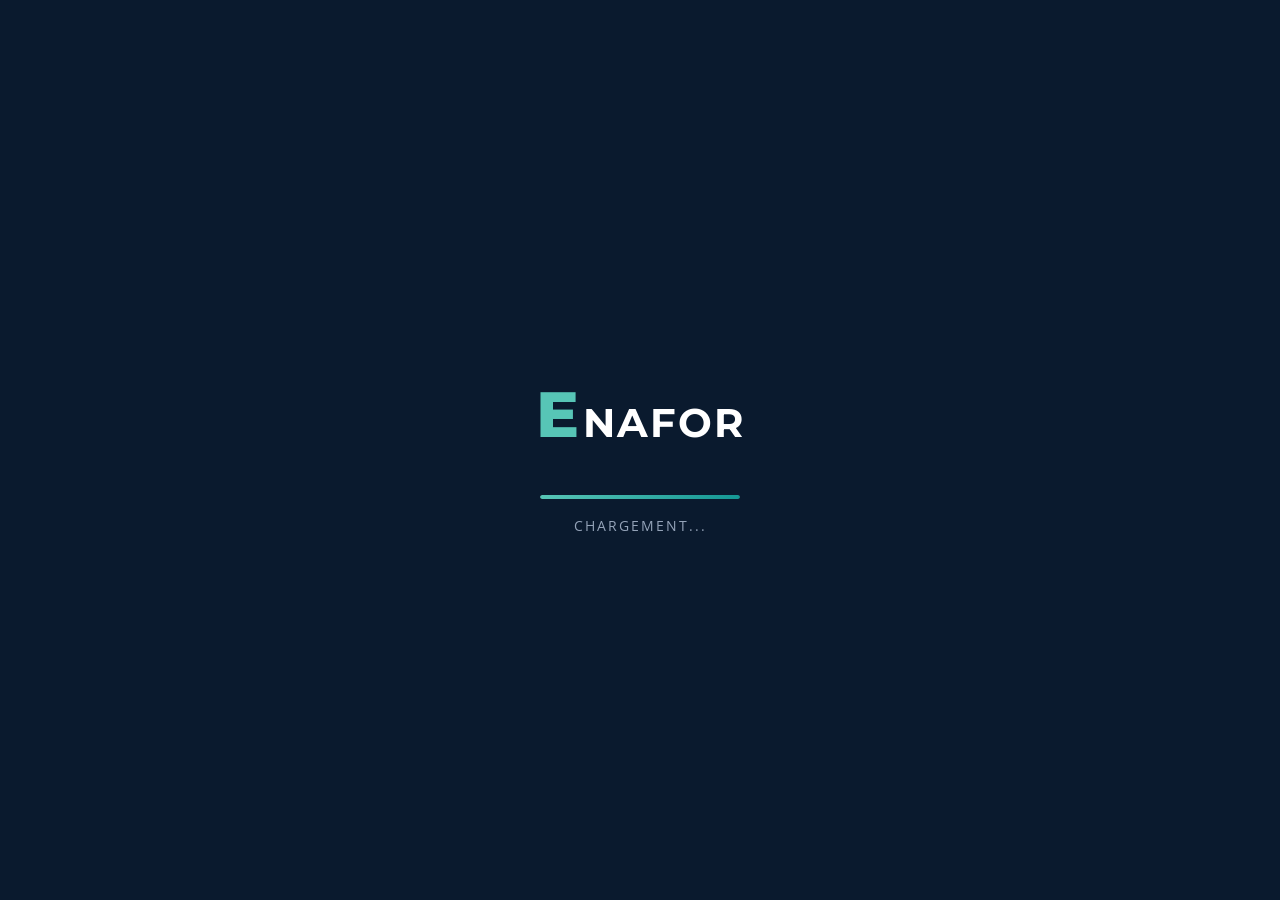
<file: admin.html>
<!DOCTYPE html>
<html lang="fr">
<head>
    <meta charset="UTF-8">
    <meta name="viewport" content="width=device-width, initial-scale=1.0">
    <meta name="description" content="Panneau d'administration ENAFOR - Gestion des appels d'offres et des candidatures.">
    <title>Administration | ENAFOR - Espace Carrière</title>
    <link rel="stylesheet" href="style.css">
    <link rel="stylesheet" href="https://cdnjs.cloudflare.com/ajax/libs/font-awesome/6.4.0/css/all.min.css">
    <link href="https://fonts.googleapis.com/css2?family=Montserrat:wght@300;400;500;600;700;800&family=Open+Sans:wght@300;400;600;700&display=swap" rel="stylesheet">
</head>
<body class="admin-body">
    <!-- Loading Screen -->
    <div id="loading-screen">
        <div class="loader-container">
            <div class="loader-logo">
                <span class="logo-e">E</span>
                <span class="logo-text">NAFOR</span>
            </div>
            <div class="loader-bar">
                <div class="loader-progress"></div>
            </div>
            <p class="loader-text">Chargement...</p>
        </div>
    </div>

    <!-- Login Screen -->
    <div id="loginScreen" class="login-screen">
        <div class="login-container">
            <div class="login-brand">
                <span class="logo-e">E</span>
                <span class="logo-text">NAFOR</span>
                <p>Espace Administration</p>
            </div>
            <form id="loginForm" class="login-form">
                <h2><i class="fas fa-lock"></i> Connexion Administrateur</h2>
                <div class="form-group">
                    <label for="adminEmail">Email</label>
                    <input type="email" id="adminEmail" placeholder="admin@enafor.dz" required>
                </div>
                <div class="form-group">
                    <label for="adminPassword">Mot de passe</label>
                    <input type="password" id="adminPassword" placeholder="••••••••" required>
                </div>
                <button type="submit" class="btn btn-primary btn-block">
                    <i class="fas fa-sign-in-alt"></i> Se Connecter
                </button>
                <p class="login-hint">Par défaut : admin@enafor.dz / admin123</p>
            </form>
        </div>
    </div>

    <!-- Admin Dashboard (hidden until login) -->
    <div id="adminDashboard" class="admin-dashboard hidden">
        <!-- Admin Sidebar -->
        <aside class="admin-sidebar">
            <div class="admin-sidebar-header">
                <a href="index.html" class="admin-logo">
                    <span class="logo-e">E</span>
                    <span class="logo-text">NAFOR</span>
                </a>
                <span class="admin-badge">Admin</span>
            </div>
            <nav class="admin-nav">
                <a href="#" class="admin-nav-item active" data-section="dashboard">
                    <i class="fas fa-tachometer-alt"></i> Tableau de Bord
                </a>
                <a href="#" class="admin-nav-item" data-section="offers">
                    <i class="fas fa-briefcase"></i> Appels d'Offres
                </a>
                <a href="#" class="admin-nav-item" data-section="candidates">
                    <i class="fas fa-users"></i> Candidatures
                </a>
                <a href="#" class="admin-nav-item" data-section="stats">
                    <i class="fas fa-chart-bar"></i> Statistiques
                </a>
                <a href="#" class="admin-nav-item" data-section="settings">
                    <i class="fas fa-cog"></i> Paramètres
                </a>
            </nav>
            <div class="admin-sidebar-footer">
                <button id="logoutBtn" class="btn btn-outline btn-sm">
                    <i class="fas fa-sign-out-alt"></i> Déconnexion
                </button>
            </div>
        </aside>

        <!-- Admin Main Content -->
        <main class="admin-main">
            <!-- Top Bar -->
            <header class="admin-topbar">
                <button id="sidebarToggle" class="sidebar-toggle">
                    <i class="fas fa-bars"></i>
                </button>
                <div class="admin-topbar-right">
                    <span class="admin-user">
                        <i class="fas fa-user-shield"></i> Administrateur
                    </span>
                    <a href="index.html" class="btn btn-sm btn-outline">
                        <i class="fas fa-external-link-alt"></i> Voir le Site
                    </a>
                </div>
            </header>

            <!-- Dashboard Section -->
            <section id="dashboardSection" class="admin-section active">
                <h2 class="admin-section-title"><i class="fas fa-tachometer-alt"></i> Tableau de Bord</h2>

                <div class="admin-stats-grid">
                    <div class="admin-stat-card">
                        <div class="admin-stat-icon blue"><i class="fas fa-briefcase"></i></div>
                        <div class="admin-stat-info">
                            <span class="admin-stat-number" id="totalOffers">0</span>
                            <span class="admin-stat-label">Appels d'Offres</span>
                        </div>
                    </div>
                    <div class="admin-stat-card">
                        <div class="admin-stat-icon green"><i class="fas fa-users"></i></div>
                        <div class="admin-stat-info">
                            <span class="admin-stat-number" id="totalCandidates">0</span>
                            <span class="admin-stat-label">Candidatures</span>
                        </div>
                    </div>
                    <div class="admin-stat-card">
                        <div class="admin-stat-icon orange"><i class="fas fa-clock"></i></div>
                        <div class="admin-stat-info">
                            <span class="admin-stat-number" id="pendingCandidates">0</span>
                            <span class="admin-stat-label">En Attente</span>
                        </div>
                    </div>
                    <div class="admin-stat-card">
                        <div class="admin-stat-icon purple"><i class="fas fa-eye"></i></div>
                        <div class="admin-stat-info">
                            <span class="admin-stat-number" id="openOffers">0</span>
                            <span class="admin-stat-label">Offres Ouvertes</span>
                        </div>
                    </div>
                </div>

                <div class="admin-recent">
                    <div class="admin-recent-card">
                        <h3><i class="fas fa-clock"></i> Candidatures Récentes</h3>
                        <div id="recentCandidates" class="recent-list">
                            <!-- Dynamically populated -->
                        </div>
                    </div>
                    <div class="admin-recent-card">
                        <h3><i class="fas fa-briefcase"></i> Appels d'Offres Actifs</h3>
                        <div id="recentOffers" class="recent-list">
                            <!-- Dynamically populated -->
                        </div>
                    </div>
                </div>
            </section>

            <!-- Offers Management Section -->
            <section id="offersSection" class="admin-section">
                <div class="admin-section-header">
                    <h2 class="admin-section-title"><i class="fas fa-briefcase"></i> Gestion des Appels d'Offres</h2>
                    <button id="addOfferBtn" class="btn btn-primary">
                        <i class="fas fa-plus"></i> Nouvel Appel d'Offres
                    </button>
                </div>

                <div class="admin-table-container">
                    <table class="admin-table" id="offersTable">
                        <thead>
                            <tr>
                                <th>Référence</th>
                                <th>Titre</th>
                                <th>Catégorie</th>
                                <th>Localisation</th>
                                <th>Date Limite</th>
                                <th>Statut</th>
                                <th>Candidatures</th>
                                <th>Actions</th>
                            </tr>
                        </thead>
                        <tbody id="offersTableBody">
                            <!-- Dynamically populated -->
                        </tbody>
                    </table>
                </div>
            </section>

            <!-- Candidates Section -->
            <section id="candidatesSection" class="admin-section">
                <div class="admin-section-header">
                    <h2 class="admin-section-title"><i class="fas fa-users"></i> Gestion des Candidatures</h2>
                    <div class="admin-filters">
                        <select id="candidateStatusFilter">
                            <option value="">Tous les statuts</option>
                            <option value="nouveau">Nouveau</option>
                            <option value="en-cours">En Cours</option>
                            <option value="retenu">Retenu</option>
                            <option value="refuse">Refusé</option>
                        </select>
                        <input type="text" id="candidateSearch" placeholder="Rechercher un candidat...">
                    </div>
                </div>

                <div class="admin-table-container">
                    <table class="admin-table" id="candidatesTable">
                        <thead>
                            <tr>
                                <th>N° Suivi</th>
                                <th>Nom</th>
                                <th>Poste</th>
                                <th>Date</th>
                                <th>Diplôme</th>
                                <th>Expérience</th>
                                <th>Statut</th>
                                <th>Actions</th>
                            </tr>
                        </thead>
                        <tbody id="candidatesTableBody">
                            <!-- Dynamically populated -->
                        </tbody>
                    </table>
                </div>
            </section>

            <!-- Stats Section -->
            <section id="statsSection" class="admin-section">
                <h2 class="admin-section-title"><i class="fas fa-chart-bar"></i> Statistiques</h2>
                <div class="stats-grid">
                    <div class="stat-chart-card">
                        <h3>Candidatures par Mois</h3>
                        <div id="monthlyChart" class="chart-placeholder">
                            <div class="chart-bars">
                                <div class="chart-bar" style="height: 30%"><span>Jan</span></div>
                                <div class="chart-bar" style="height: 45%"><span>Fév</span></div>
                                <div class="chart-bar" style="height: 25%"><span>Mar</span></div>
                                <div class="chart-bar" style="height: 60%"><span>Avr</span></div>
                                <div class="chart-bar" style="height: 40%"><span>Mai</span></div>
                                <div class="chart-bar" style="height: 55%"><span>Juin</span></div>
                            </div>
                        </div>
                    </div>
                    <div class="stat-chart-card">
                        <h3>Répartition par Catégorie</h3>
                        <div id="categoryChart" class="chart-placeholder">
                            <div class="pie-chart">
                                <div class="pie-slice" style="--percentage: 35; --color: #1a5f7a;"><span>Forage 35%</span></div>
                                <div class="pie-slice" style="--percentage: 25; --color: #57c5b6;"><span>Engineering 25%</span></div>
                                <div class="pie-slice" style="--percentage: 20; --color: #159895;"><span>Maintenance 20%</span></div>
                                <div class="pie-slice" style="--percentage: 20; --color: #e8f6f3;"><span>Autres 20%</span></div>
                            </div>
                        </div>
                    </div>
                </div>
            </section>

            <!-- Settings Section -->
            <section id="settingsSection" class="admin-section">
                <h2 class="admin-section-title"><i class="fas fa-cog"></i> Paramètres</h2>
                <div class="settings-grid">
                    <div class="settings-card">
                        <h3><i class="fas fa-database"></i> Données</h3>
                        <p>Gérez les données stockées dans le navigateur.</p>
                        <div class="settings-actions">
                            <button id="exportDataBtn" class="btn btn-outline">
                                <i class="fas fa-download"></i> Exporter les Données
                            </button>
                            <button id="importDataBtn" class="btn btn-outline">
                                <i class="fas fa-upload"></i> Importer les Données
                            </button>
                            <button id="resetDataBtn" class="btn btn-danger">
                                <i class="fas fa-trash"></i> Réinitialiser Tout
                            </button>
                        </div>
                    </div>
                    <div class="settings-card">
                        <h3><i class="fas fa-user-cog"></i> Compte Administrateur</h3>
                        <form id="changePasswordForm">
                            <div class="form-group">
                                <label>Nouveau Mot de Passe</label>
                                <input type="password" id="newPassword" placeholder="Nouveau mot de passe">
                            </div>
                            <div class="form-group">
                                <label>Confirmer le Mot de Passe</label>
                                <input type="password" id="confirmPassword" placeholder="Confirmer le mot de passe">
                            </div>
                            <button type="submit" class="btn btn-primary">
                                <i class="fas fa-save"></i> Changer le Mot de Passe
                            </button>
                        </form>
                    </div>
                </div>
            </section>
        </main>
    </div>

    <!-- Add/Edit Offer Modal -->
    <div id="offerModal" class="modal">
        <div class="modal-content modal-large">
            <div class="modal-header">
                <h2 id="offerModalTitle"><i class="fas fa-briefcase"></i> Nouvel Appel d'Offres</h2>
                <button class="modal-close">&times;</button>
            </div>
            <form id="offerForm">
                <input type="hidden" id="offerId">
                <div class="form-row">
                    <div class="form-group">
                        <label>Référence <span class="required">*</span></label>
                        <input type="text" id="offerRef" required placeholder="AO-2026-001">
                    </div>
                    <div class="form-group">
                        <label>Titre <span class="required">*</span></label>
                        <input type="text" id="offerTitle" required placeholder="Titre du poste">
                    </div>
                </div>
                <div class="form-row">
                    <div class="form-group">
                        <label>Catégorie <span class="required">*</span></label>
                        <select id="offerCategory" required>
                            <option value="">-- Sélectionnez --</option>
                            <option value="forage">Forage</option>
                            <option value="workover">Work Over</option>
                            <option value="maintenance">Maintenance</option>
                            <option value="engineering">Engineering</option>
                            <option value="qhse">QHSE</option>
                            <option value="administration">Administration</option>
                            <option value="informatique">Informatique</option>
                            <option value="logistique">Logistique</option>
                            <option value="formation">Formation</option>
                        </select>
                    </div>
                    <div class="form-group">
                        <label>Localisation <span class="required">*</span></label>
                        <select id="offerLocation" required>
                            <option value="">-- Sélectionnez --</option>
                            <option value="hassi-messaoud">Hassi Messaoud</option>
                            <option value="alger">Alger</option>
                            <option value="ouargla">Ouargla</option>
                            <option value="illizi">Illizi</option>
                            <option value="national">National</option>
                            <option value="international">International</option>
                        </select>
                    </div>
                </div>
                <div class="form-row">
                    <div class="form-group">
                        <label>Type de Contrat <span class="required">*</span></label>
                        <select id="offerContract" required>
                            <option value="">-- Sélectionnez --</option>
                            <option value="cdi">CDI</option>
                            <option value="cdd">CDD</option>
                            <option value="stage">Stage</option>
                            <option value="apprentissage">Apprentissage</option>
                        </select>
                    </div>
                    <div class="form-group">
                        <label>Date Limite <span class="required">*</span></label>
                        <input type="date" id="offerDeadline" required>
                    </div>
                </div>
                <div class="form-row">
                    <div class="form-group full-width">
                        <label>Description <span class="required">*</span></label>
                        <textarea id="offerDescription" rows="4" required placeholder="Description détaillée du poste..."></textarea>
                    </div>
                </div>
                <div class="form-row">
                    <div class="form-group full-width">
                        <label>Profil Recherché</label>
                        <textarea id="offerProfile" rows="3" placeholder="Compétences et qualifications requises..."></textarea>
                    </div>
                </div>
                <div class="form-row">
                    <div class="form-group">
                        <label>Statut</label>
                        <select id="offerStatus">
                            <option value="ouvert">Ouvert</option>
                            <option value="ferme">Fermé</option>
                            <option value="bientot">Bientôt</option>
                        </select>
                    </div>
                    <div class="form-group">
                        <label>Nombre de Postes</label>
                        <input type="number" id="offerPositions" min="1" value="1">
                    </div>
                </div>
                <div class="modal-actions">
                    <button type="button" class="btn btn-outline modal-cancel">Annuler</button>
                    <button type="submit" class="btn btn-primary">
                        <i class="fas fa-save"></i> Enregistrer
                    </button>
                </div>
            </form>
        </div>
    </div>

    <!-- Candidate Detail Modal -->
    <div id="candidateModal" class="modal">
        <div class="modal-content modal-large">
            <div class="modal-header">
                <h2><i class="fas fa-user"></i> Détails du Candidat</h2>
                <button class="modal-close">&times;</button>
            </div>
            <div id="candidateDetailContent">
                <!-- Dynamically populated -->
            </div>
        </div>
    </div>

    <script src="main.js"></script>
</body>
</html>
</file>
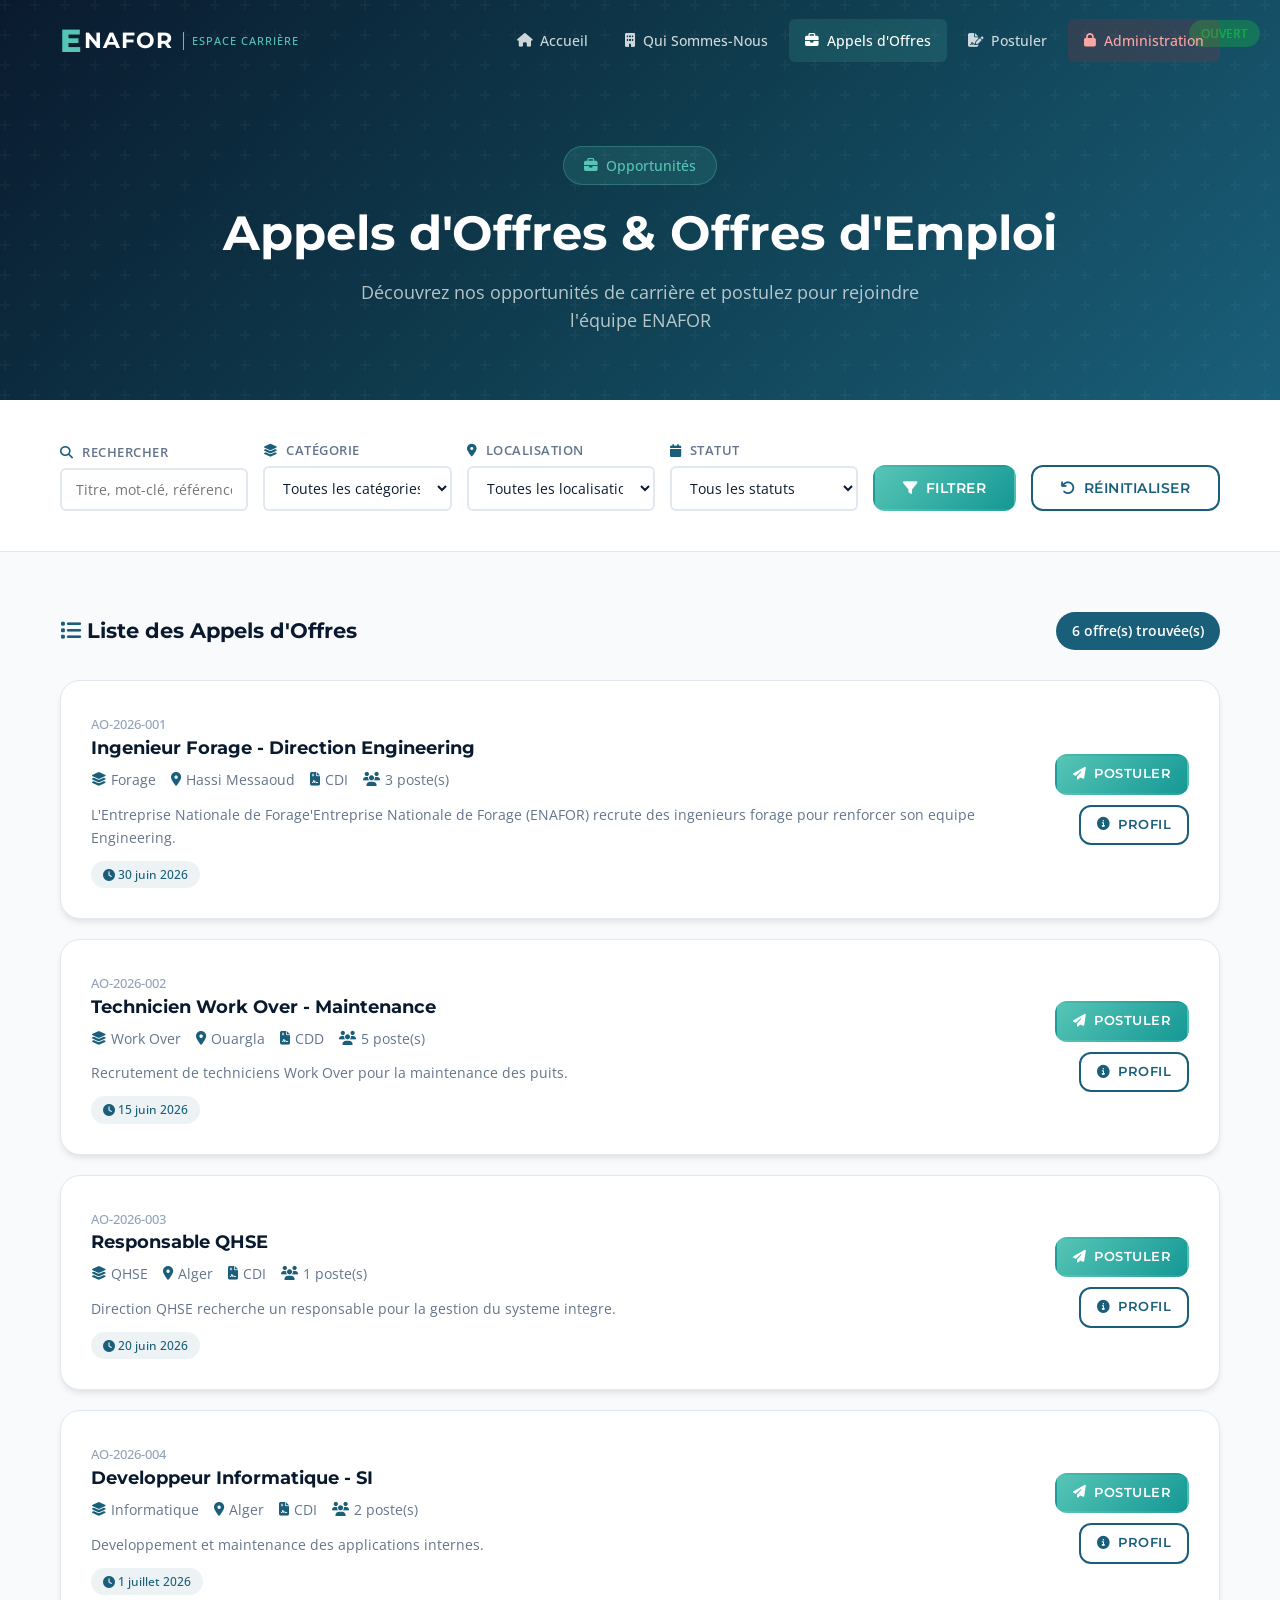
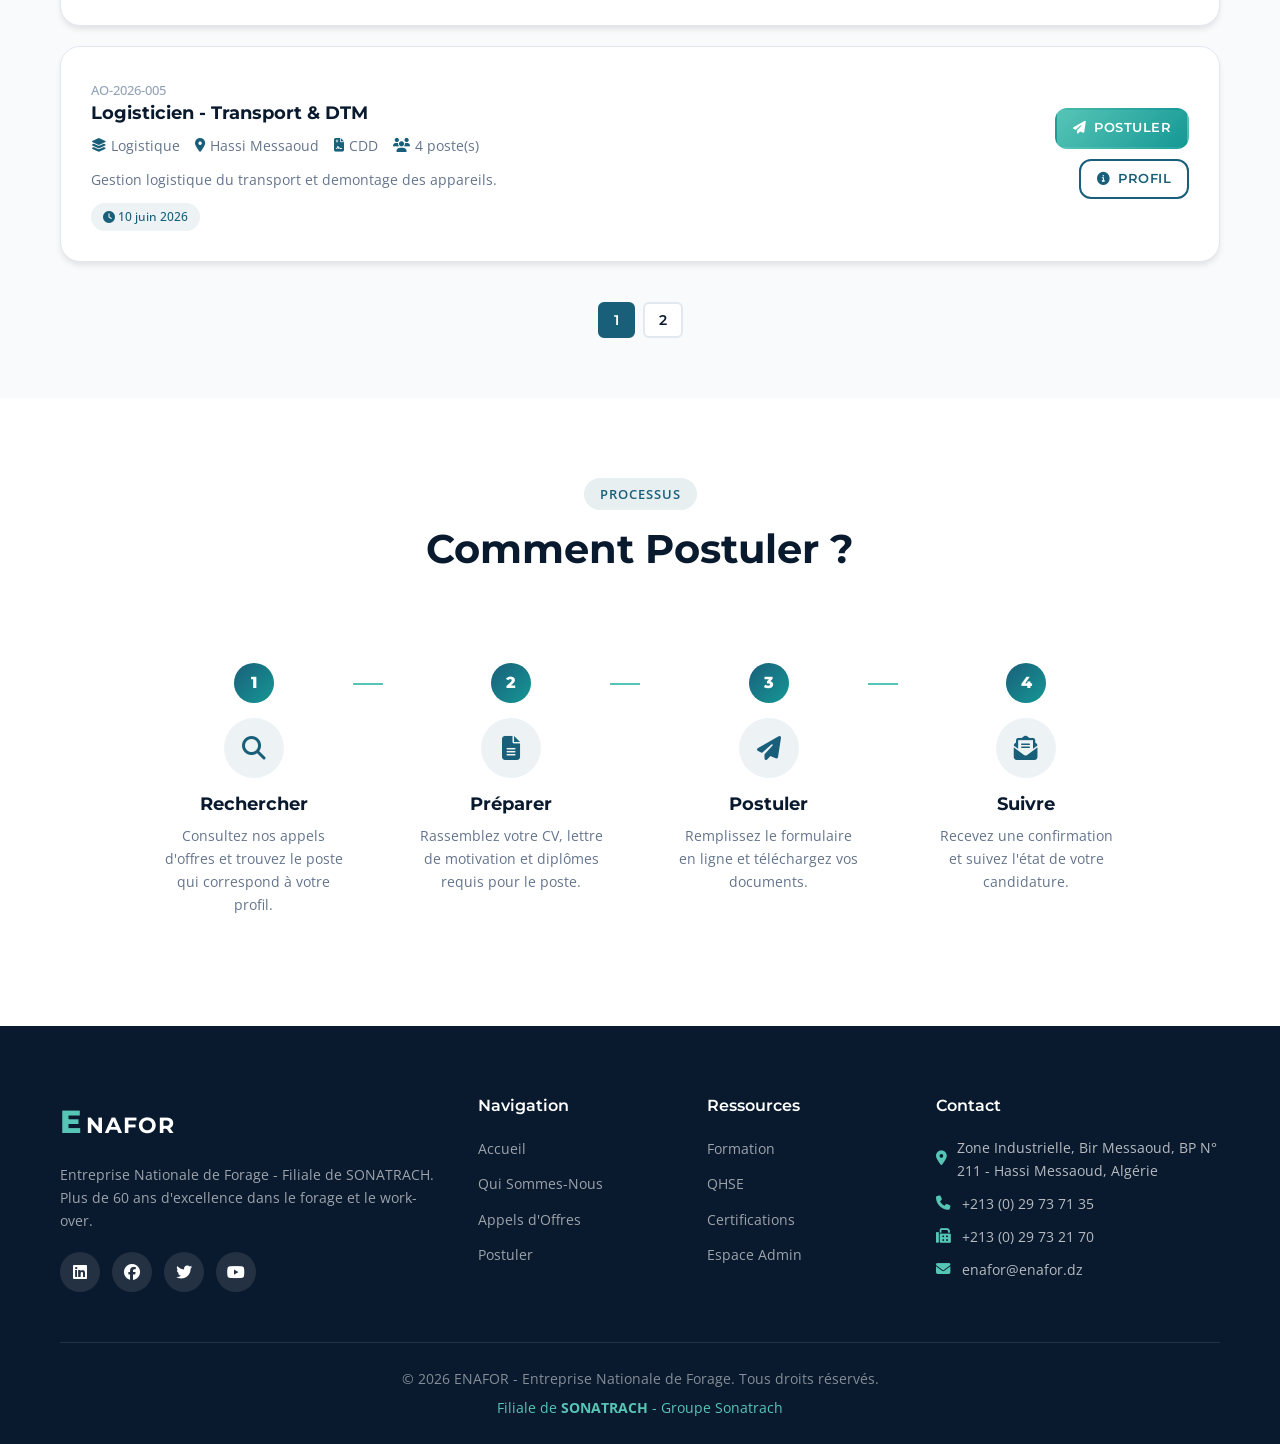
<file: offres.html>
<!DOCTYPE html>
<html lang="fr">
<head>
    <meta charset="UTF-8">
    <meta name="viewport" content="width=device-width, initial-scale=1.0">
    <meta name="description" content="Consultez les appels d'offres et offres d'emploi de l'ENAFOR. Postulez aux postes de forage, engineering, maintenance et plus encore.">
    <meta name="keywords" content="ENAFOR, appel d'offres, recrutement, emploi, forage, Algérie, SONATRACH">
    <title>Appels d'Offres | ENAFOR - Espace Carrière</title>
    <link rel="stylesheet" href="style.css">
    <link rel="stylesheet" href="https://cdnjs.cloudflare.com/ajax/libs/font-awesome/6.4.0/css/all.min.css">
    <link href="https://fonts.googleapis.com/css2?family=Montserrat:wght@300;400;500;600;700;800&family=Open+Sans:wght@300;400;600;700&display=swap" rel="stylesheet">
</head>
<body>
    <!-- Loading Screen -->
    <div id="loading-screen">
        <div class="loader-container">
            <div class="loader-logo">
                <span class="logo-e">E</span>
                <span class="logo-text">NAFOR</span>
            </div>
            <div class="loader-bar">
                <div class="loader-progress"></div>
            </div>
            <p class="loader-text">Chargement...</p>
        </div>
    </div>

    <!-- Navigation -->
    <nav class="navbar" id="navbar">
        <div class="nav-container">
            <a href="index.html" class="nav-logo">
                <span class="logo-e">E</span>
                <span class="logo-text">NAFOR</span>
                <span class="logo-sub">Espace Carrière</span>
            </a>
            <button class="nav-toggle" id="navToggle" aria-label="Menu">
                <span></span>
                <span></span>
                <span></span>
            </button>
            <ul class="nav-menu" id="navMenu">
                <li><a href="index.html" class="nav-link"><i class="fas fa-home"></i> Accueil</a></li>
                <li><a href="about.html" class="nav-link"><i class="fas fa-building"></i> Qui Sommes-Nous</a></li>
                <li><a href="offres.html" class="nav-link active"><i class="fas fa-briefcase"></i> Appels d'Offres</a></li>
                <li><a href="postuler.html" class="nav-link"><i class="fas fa-file-signature"></i> Postuler</a></li>
                <li><a href="admin.html" class="nav-link admin-link"><i class="fas fa-lock"></i> Administration</a></li>
            </ul>
        </div>
    </nav>

    <!-- Page Header -->
    <section class="page-header">
        <div class="page-header-overlay"></div>
        <div class="container">
            <div class="page-header-content">
                <span class="page-badge"><i class="fas fa-briefcase"></i> Opportunités</span>
                <h1>Appels d'Offres & Offres d'Emploi</h1>
                <p>Découvrez nos opportunités de carrière et postulez pour rejoindre l'équipe ENAFOR</p>
            </div>
        </div>
    </section>

    <!-- Search & Filter Section -->
    <section class="search-filter">
        <div class="container">
            <div class="filter-bar">
                <div class="filter-group">
                    <label><i class="fas fa-search"></i> Rechercher</label>
                    <input type="text" id="searchInput" placeholder="Titre, mot-clé, référence...">
                </div>
                <div class="filter-group">
                    <label><i class="fas fa-layer-group"></i> Catégorie</label>
                    <select id="categoryFilter">
                        <option value="">Toutes les catégories</option>
                        <option value="forage">Forage</option>
                        <option value="workover">Work Over</option>
                        <option value="maintenance">Maintenance</option>
                        <option value="engineering">Engineering</option>
                        <option value="qhse">QHSE</option>
                        <option value="administration">Administration</option>
                        <option value="informatique">Informatique</option>
                        <option value="logistique">Logistique</option>
                        <option value="formation">Formation</option>
                    </select>
                </div>
                <div class="filter-group">
                    <label><i class="fas fa-map-marker-alt"></i> Localisation</label>
                    <select id="locationFilter">
                        <option value="">Toutes les localisations</option>
                        <option value="hassi-messaoud">Hassi Messaoud</option>
                        <option value="alger">Alger</option>
                        <option value="ouargla">Ouargla</option>
                        <option value="illizi">Illizi</option>
                        <option value="national">National</option>
                        <option value="international">International</option>
                    </select>
                </div>
                <div class="filter-group">
                    <label><i class="fas fa-calendar"></i> Statut</label>
                    <select id="statusFilter">
                        <option value="">Tous les statuts</option>
                        <option value="ouvert">Ouvert</option>
                        <option value="ferme">Fermé</option>
                        <option value="bientot">Bientôt</option>
                    </select>
                </div>
                <button class="btn btn-primary" id="filterBtn">
                    <i class="fas fa-filter"></i> Filtrer
                </button>
                <button class="btn btn-outline" id="resetBtn">
                    <i class="fas fa-undo"></i> Réinitialiser
                </button>
            </div>
        </div>
    </section>

    <!-- Offers List -->
    <section class="offers-list-section">
        <div class="container">
            <div class="offers-header">
                <h2><i class="fas fa-list"></i> Liste des Appels d'Offres</h2>
                <div class="offers-count">
                    <span id="offersCount">0</span> offre(s) trouvée(s)
                </div>
            </div>
            <div class="offers-list" id="offersList">
                <!-- Dynamically populated by JavaScript -->
            </div>
            <div class="pagination" id="pagination">
                <!-- Dynamically populated by JavaScript -->
            </div>
        </div>
    </section>

    <!-- How to Apply -->
    <section class="how-to-apply">
        <div class="container">
            <div class="section-header">
                <span class="section-badge">Processus</span>
                <h2 class="section-title">Comment Postuler ?</h2>
            </div>
            <div class="process-steps">
                <div class="process-step">
                    <div class="step-number">1</div>
                    <div class="step-icon"><i class="fas fa-search"></i></div>
                    <h3>Rechercher</h3>
                    <p>Consultez nos appels d'offres et trouvez le poste qui correspond à votre profil.</p>
                </div>
                <div class="process-step">
                    <div class="step-number">2</div>
                    <div class="step-icon"><i class="fas fa-file-alt"></i></div>
                    <h3>Préparer</h3>
                    <p>Rassemblez votre CV, lettre de motivation et diplômes requis pour le poste.</p>
                </div>
                <div class="process-step">
                    <div class="step-number">3</div>
                    <div class="step-icon"><i class="fas fa-paper-plane"></i></div>
                    <h3>Postuler</h3>
                    <p>Remplissez le formulaire en ligne et téléchargez vos documents.</p>
                </div>
                <div class="process-step">
                    <div class="step-number">4</div>
                    <div class="step-icon"><i class="fas fa-envelope-open-text"></i></div>
                    <h3>Suivre</h3>
                    <p>Recevez une confirmation et suivez l'état de votre candidature.</p>
                </div>
            </div>
        </div>
    </section>

    <!-- Footer -->
    <footer class="footer">
        <div class="container">
            <div class="footer-grid">
                <div class="footer-brand">
                    <a href="index.html" class="footer-logo">
                        <span class="logo-e">E</span>
                        <span class="logo-text">NAFOR</span>
                    </a>
                    <p class="footer-desc">Entreprise Nationale de Forage - Filiale de SONATRACH. Plus de 60 ans d'excellence dans le forage et le work-over.</p>
                    <div class="footer-social">
                        <a href="#" aria-label="LinkedIn"><i class="fab fa-linkedin"></i></a>
                        <a href="#" aria-label="Facebook"><i class="fab fa-facebook"></i></a>
                        <a href="#" aria-label="Twitter"><i class="fab fa-twitter"></i></a>
                        <a href="#" aria-label="YouTube"><i class="fab fa-youtube"></i></a>
                    </div>
                </div>
                <div class="footer-links">
                    <h4>Navigation</h4>
                    <ul>
                        <li><a href="index.html">Accueil</a></li>
                        <li><a href="about.html">Qui Sommes-Nous</a></li>
                        <li><a href="offres.html">Appels d'Offres</a></li>
                        <li><a href="postuler.html">Postuler</a></li>
                    </ul>
                </div>
                <div class="footer-links">
                    <h4>Ressources</h4>
                    <ul>
                        <li><a href="about.html#formation">Formation</a></li>
                        <li><a href="about.html#qhse">QHSE</a></li>
                        <li><a href="about.html#certifications">Certifications</a></li>
                        <li><a href="admin.html">Espace Admin</a></li>
                    </ul>
                </div>
                <div class="footer-contact">
                    <h4>Contact</h4>
                    <p><i class="fas fa-map-marker-alt"></i> Zone Industrielle, Bir Messaoud, BP N° 211 - Hassi Messaoud, Algérie</p>
                    <p><i class="fas fa-phone"></i> +213 (0) 29 73 71 35</p>
                    <p><i class="fas fa-fax"></i> +213 (0) 29 73 21 70</p>
                    <p><i class="fas fa-envelope"></i> enafor@enafor.dz</p>
                </div>
            </div>
            <div class="footer-bottom">
                <p>&copy; 2026 ENAFOR - Entreprise Nationale de Forage. Tous droits réservés.</p>
                <p class="footer-sonatrach">Filiale de <strong>SONATRACH</strong> - Groupe Sonatrach</p>
            </div>
        </div>
    </footer>

    <script src="main.js"></script>
</body>
</html>
</file>
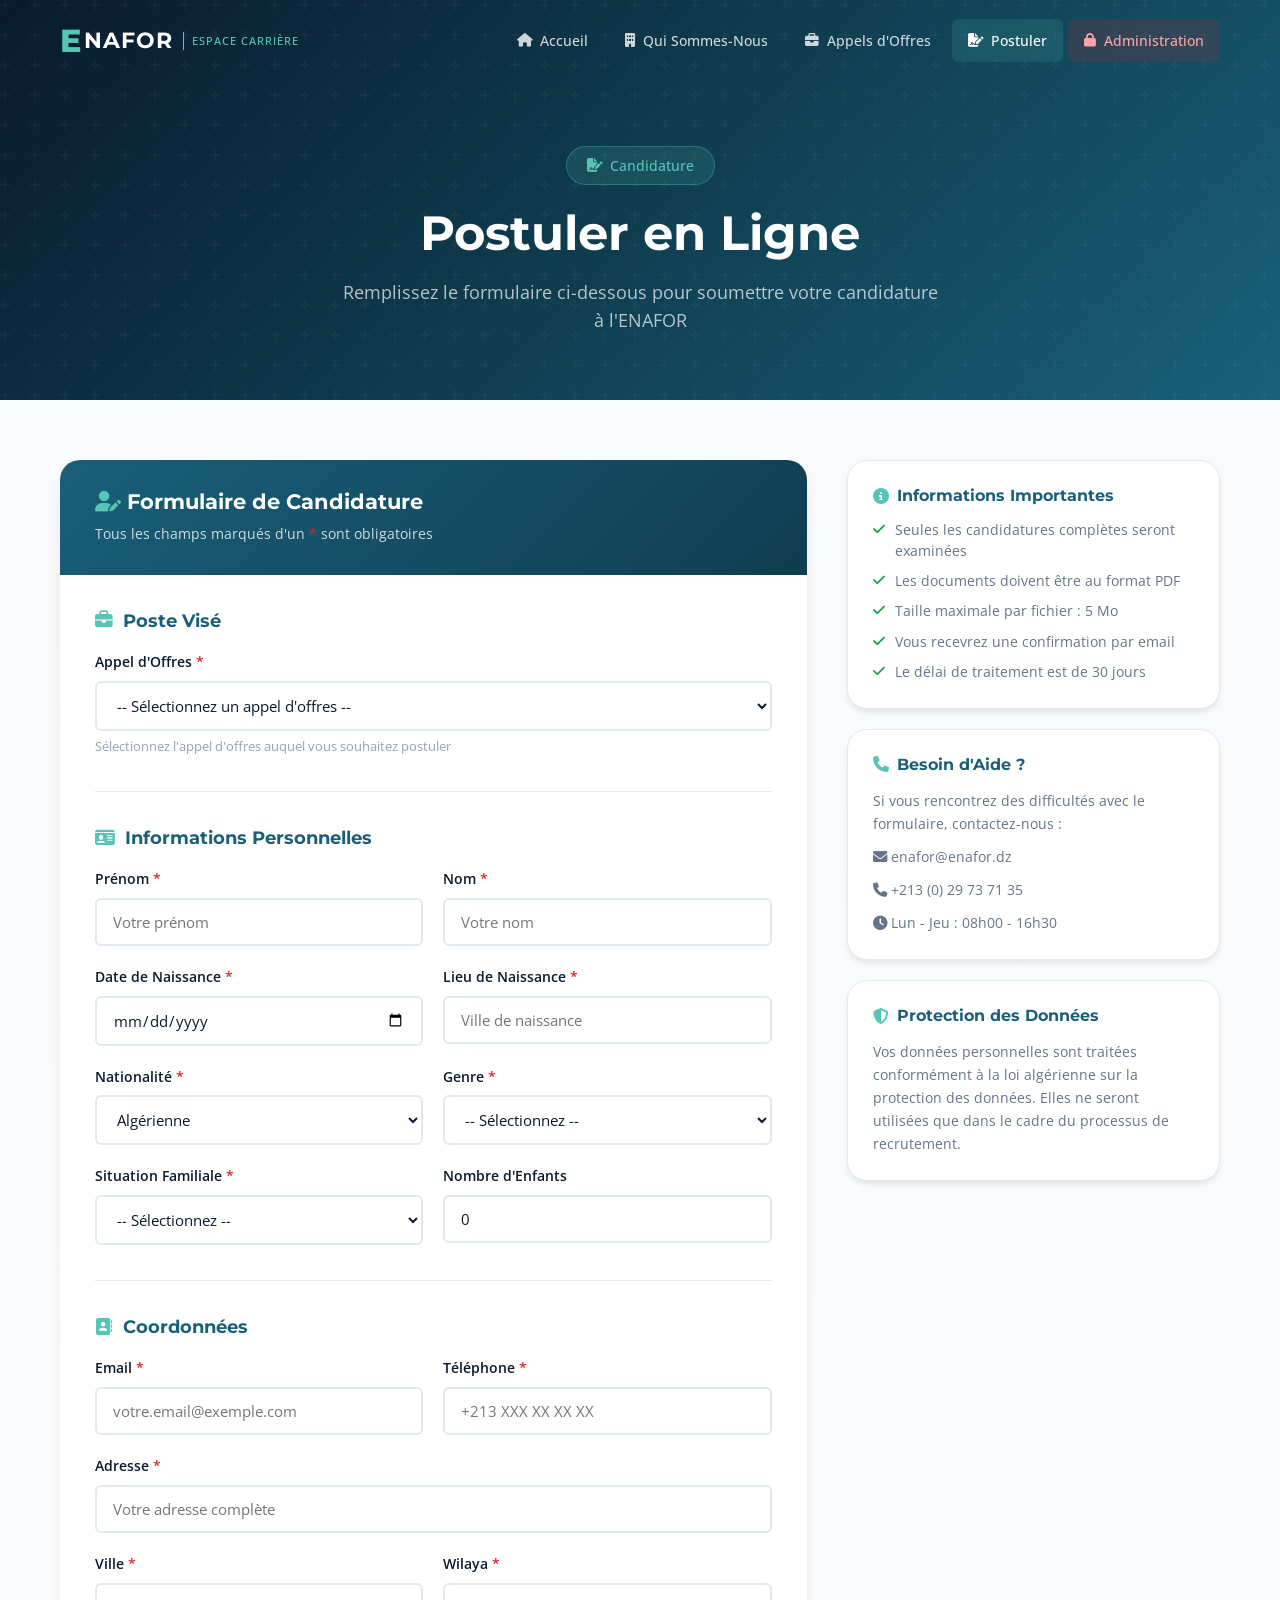
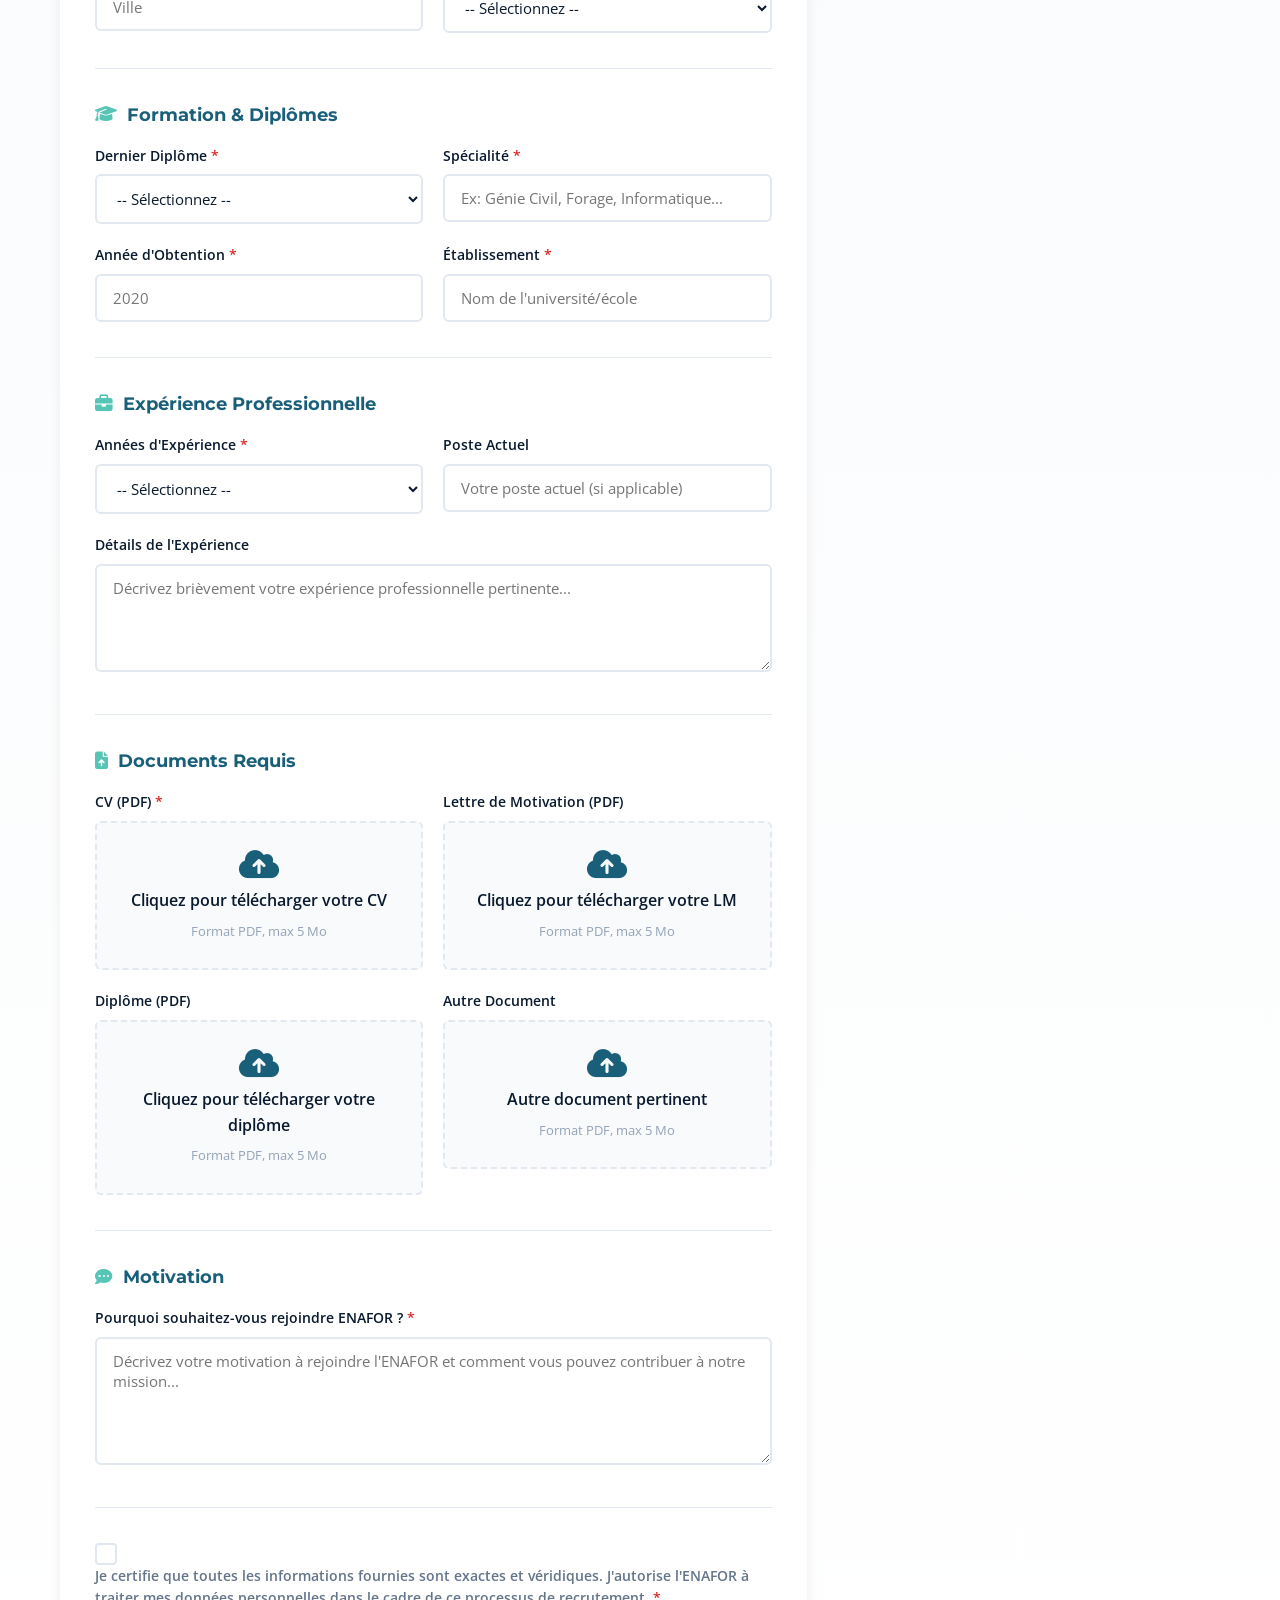
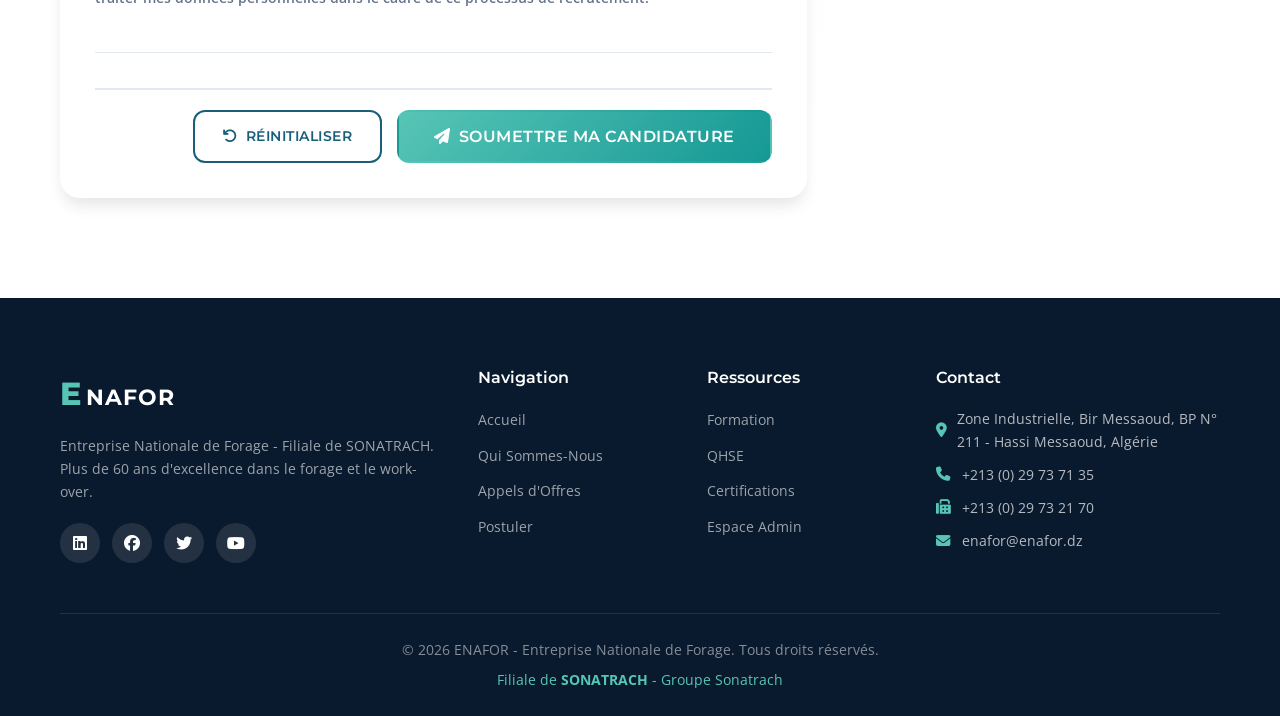
<file: postuler.html>
<!DOCTYPE html>
<html lang="fr">
<head>
    <meta charset="UTF-8">
    <meta name="viewport" content="width=device-width, initial-scale=1.0">
      <meta name="description" content="Postulez en ligne aux offres d'emploi de l'ENAFOR. Formulaire de candidature simple et rapide pour rejoindre l'Entreprise Nationale de Forage.">
    <meta name="keywords" content="ENAFOR, postuler, candidature, emploi, recrutement, formulaire, Algérie">
    <title>Postuler | ENAFOR - Espace Carrière</title>
    <link rel="stylesheet" href="style.css">
    <link rel="stylesheet" href="https://cdnjs.cloudflare.com/ajax/libs/font-awesome/6.4.0/css/all.min.css">
    <link href="https://fonts.googleapis.com/css2?family=Montserrat:wght@300;400;500;600;700;800&family=Open+Sans:wght@300;400;600;700&display=swap" rel="stylesheet">
</head>
<body>
    <!-- Loading Screen -->
    <div id="loading-screen">
        <div class="loader-container">
            <div class="loader-logo">
                <span class="logo-e">E</span>
                <span class="logo-text">NAFOR</span>
            </div>
            <div class="loader-bar">
                <div class="loader-progress"></div>
            </div>
            <p class="loader-text">Chargement...</p>
        </div>
    </div>

    <!-- Navigation -->
    <nav class="navbar" id="navbar">
        <div class="nav-container">
            <a href="index.html" class="nav-logo">
                <span class="logo-e">E</span>
                <span class="logo-text">NAFOR</span>
                <span class="logo-sub">Espace Carrière</span>
            </a>
            <button class="nav-toggle" id="navToggle" aria-label="Menu">
                <span></span>
                <span></span>
                <span></span>
            </button>
            <ul class="nav-menu" id="navMenu">
                <li><a href="index.html" class="nav-link"><i class="fas fa-home"></i> Accueil</a></li>
                <li><a href="about.html" class="nav-link"><i class="fas fa-building"></i> Qui Sommes-Nous</a></li>
                <li><a href="offres.html" class="nav-link"><i class="fas fa-briefcase"></i> Appels d'Offres</a></li>
                <li><a href="postuler.html" class="nav-link active"><i class="fas fa-file-signature"></i> Postuler</a></li>
                <li><a href="admin.html" class="nav-link admin-link"><i class="fas fa-lock"></i> Administration</a></li>
            </ul>
        </div>
    </nav>

    <!-- Page Header -->
    <section class="page-header">
        <div class="page-header-overlay"></div>
        <div class="container">
            <div class="page-header-content">
                <span class="page-badge"><i class="fas fa-file-signature"></i> Candidature</span>
                <h1>Postuler en Ligne</h1>
                <p>Remplissez le formulaire ci-dessous pour soumettre votre candidature à l'ENAFOR</p>
            </div>
        </div>
    </section>

    <!-- Application Form -->
    <section class="application-section">
        <div class="container">
            <div class="application-grid">
                <div class="application-form-container">
                    <div class="form-header">
                        <h2><i class="fas fa-user-edit"></i> Formulaire de Candidature</h2>
                        <p class="form-note">Tous les champs marqués d'un <span class="required">*</span> sont obligatoires</p>
                    </div>

                    <form id="applicationForm" class="application-form">
                        <!-- Offre Selection -->
                        <div class="form-section">
                            <h3><i class="fas fa-briefcase"></i> Poste Visé</h3>
                            <div class="form-row">
                                <div class="form-group full-width">
                                    <label for="offerSelect">Appel d'Offres <span class="required">*</span></label>
                                    <select id="offerSelect" name="offerId" required>
                                        <option value="">-- Sélectionnez un appel d'offres --</option>
                                    </select>
                                    <small class="form-help">Sélectionnez l'appel d'offres auquel vous souhaitez postuler</small>
                                </div>
                            </div>
                        </div>

                        <!-- Personal Info -->
                        <div class="form-section">
                            <h3><i class="fas fa-id-card"></i> Informations Personnelles</h3>
                            <div class="form-row">
                                <div class="form-group">
                                    <label for="firstName">Prénom <span class="required">*</span></label>
                                    <input type="text" id="firstName" name="firstName" required placeholder="Votre prénom">
                                </div>
                                <div class="form-group">
                                    <label for="lastName">Nom <span class="required">*</span></label>
                                    <input type="text" id="lastName" name="lastName" required placeholder="Votre nom">
                                </div>
                            </div>
                            <div class="form-row">
                                <div class="form-group">
                                    <label for="birthDate">Date de Naissance <span class="required">*</span></label>
                                    <input type="date" id="birthDate" name="birthDate" required>
                                </div>
                                <div class="form-group">
                                    <label for="birthPlace">Lieu de Naissance <span class="required">*</span></label>
                                    <input type="text" id="birthPlace" name="birthPlace" required placeholder="Ville de naissance">
                                </div>
                            </div>
                            <div class="form-row">
                                <div class="form-group">
                                    <label for="nationality">Nationalité <span class="required">*</span></label>
                                    <select id="nationality" name="nationality" required>
                                        <option value="">-- Sélectionnez --</option>
                                        <option value="algerienne" selected>Algérienne</option>
                                        <option value="francaise">Française</option>
                                        <option value="tunisienne">Tunisienne</option>
                                        <option value="marocaine">Marocaine</option>
                                        <option value="autre">Autre</option>
                                    </select>
                                </div>
                                <div class="form-group">
                                    <label for="gender">Genre <span class="required">*</span></label>
                                    <select id="gender" name="gender" required>
                                        <option value="">-- Sélectionnez --</option>
                                        <option value="homme">Homme</option>
                                        <option value="femme">Femme</option>
                                    </select>
                                </div>
                            </div>
                            <div class="form-row">
                                <div class="form-group">
                                    <label for="familyStatus">Situation Familiale <span class="required">*</span></label>
                                    <select id="familyStatus" name="familyStatus" required>
                                        <option value="">-- Sélectionnez --</option>
                                        <option value="celibataire">Célibataire</option>
                                        <option value="marie">Marié(e)</option>
                                        <option value="divorce">Divorcé(e)</option>
                                        <option value="veuf">Veuf/Veuve</option>
                                    </select>
                                </div>
                                <div class="form-group">
                                    <label for="numChildren">Nombre d'Enfants</label>
                                    <input type="number" id="numChildren" name="numChildren" min="0" max="20" value="0">
                                </div>
                            </div>
                        </div>

                        <!-- Contact Info -->
                        <div class="form-section">
                            <h3><i class="fas fa-address-book"></i> Coordonnées</h3>
                            <div class="form-row">
                                <div class="form-group">
                                    <label for="email">Email <span class="required">*</span></label>
                                    <input type="email" id="email" name="email" required placeholder="votre.email@exemple.com">
                                </div>
                                <div class="form-group">
                                    <label for="phone">Téléphone <span class="required">*</span></label>
                                    <input type="tel" id="phone" name="phone" required placeholder="+213 XXX XX XX XX">
                                </div>
                            </div>
                            <div class="form-row">
                                <div class="form-group full-width">
                                    <label for="address">Adresse <span class="required">*</span></label>
                                    <input type="text" id="address" name="address" required placeholder="Votre adresse complète">
                                </div>
                            </div>
                            <div class="form-row">
                                <div class="form-group">
                                    <label for="city">Ville <span class="required">*</span></label>
                                    <input type="text" id="city" name="city" required placeholder="Ville">
                                </div>
                                <div class="form-group">
                                    <label for="wilaya">Wilaya <span class="required">*</span></label>
                                    <select id="wilaya" name="wilaya" required>
                                        <option value="">-- Sélectionnez --</option>
                                        <option value="01">Adrar</option>
                                        <option value="02">Chlef</option>
                                        <option value="03">Laghouat</option>
                                        <option value="04">Oum El Bouaghi</option>
                                        <option value="05">Batna</option>
                                        <option value="16">Alger</option>
                                        <option value="30">Ouargla</option>
                                        <option value="31">Oran</option>
                                        <option value="33">Illizi</option>
                                        <option value="47">Ghardaïa</option>
                                        <option value="autre">Autre</option>
                                    </select>
                                </div>
                            </div>
                        </div>

                        <!-- Education -->
                        <div class="form-section">
                            <h3><i class="fas fa-graduation-cap"></i> Formation & Diplômes</h3>
                            <div class="form-row">
                                <div class="form-group">
                                    <label for="diploma">Dernier Diplôme <span class="required">*</span></label>
                                    <select id="diploma" name="diploma" required>
                                        <option value="">-- Sélectionnez --</option>
                                        <option value="bac">Baccalauréat</option>
                                        <option value="bts">BTS / DUT</option>
                                        <option value="licence">Licence</option>
                                        <option value="master">Master</option>
                                        <option value="ingenieur">Ingénieur</option>
                                        <option value="doctorat">Doctorat</option>
                                        <option value="autre">Autre</option>
                                    </select>
                                </div>
                                <div class="form-group">
                                    <label for="specialty">Spécialité <span class="required">*</span></label>
                                    <input type="text" id="specialty" name="specialty" required placeholder="Ex: Génie Civil, Forage, Informatique...">
                                </div>
                            </div>
                            <div class="form-row">
                                <div class="form-group">
                                    <label for="graduationYear">Année d'Obtention <span class="required">*</span></label>
                                    <input type="number" id="graduationYear" name="graduationYear" min="1960" max="2026" required placeholder="2020">
                                </div>
                                <div class="form-group">
                                    <label for="university">Établissement <span class="required">*</span></label>
                                    <input type="text" id="university" name="university" required placeholder="Nom de l'université/école">
                                </div>
                            </div>
                        </div>

                        <!-- Experience -->
                        <div class="form-section">
                            <h3><i class="fas fa-briefcase"></i> Expérience Professionnelle</h3>
                            <div class="form-row">
                                <div class="form-group">
                                    <label for="experience">Années d'Expérience <span class="required">*</span></label>
                                    <select id="experience" name="experience" required>
                                        <option value="">-- Sélectionnez --</option>
                                        <option value="0">Sans expérience (Débutant)</option>
                                        <option value="1-3">1 à 3 ans</option>
                                        <option value="3-5">3 à 5 ans</option>
                                        <option value="5-10">5 à 10 ans</option>
                                        <option value="10+">Plus de 10 ans</option>
                                    </select>
                                </div>
                                <div class="form-group">
                                    <label for="currentJob">Poste Actuel</label>
                                    <input type="text" id="currentJob" name="currentJob" placeholder="Votre poste actuel (si applicable)">
                                </div>
                            </div>
                            <div class="form-row">
                                <div class="form-group full-width">
                                    <label for="experienceDetails">Détails de l'Expérience</label>
                                    <textarea id="experienceDetails" name="experienceDetails" rows="4" placeholder="Décrivez brièvement votre expérience professionnelle pertinente..."></textarea>
                                </div>
                            </div>
                        </div>

                        <!-- Documents -->
                        <div class="form-section">
                            <h3><i class="fas fa-file-upload"></i> Documents Requis</h3>
                            <div class="form-row">
                                <div class="form-group">
                                    <label for="cvFile">CV (PDF) <span class="required">*</span></label>
                                    <div class="file-input-wrapper">
                                        <input type="file" id="cvFile" name="cvFile" accept=".pdf" required>
                                        <div class="file-input-display">
                                            <i class="fas fa-cloud-upload-alt"></i>
                                            <span>Cliquez pour télécharger votre CV</span>
                                            <small>Format PDF, max 5 Mo</small>
                                        </div>
                                    </div>
                                </div>
                                <div class="form-group">
                                    <label for="lmFile">Lettre de Motivation (PDF)</label>
                                    <div class="file-input-wrapper">
                                        <input type="file" id="lmFile" name="lmFile" accept=".pdf">
                                        <div class="file-input-display">
                                            <i class="fas fa-cloud-upload-alt"></i>
                                            <span>Cliquez pour télécharger votre LM</span>
                                            <small>Format PDF, max 5 Mo</small>
                                        </div>
                                    </div>
                                </div>
                            </div>
                            <div class="form-row">
                                <div class="form-group">
                                    <label for="diplomaFile">Diplôme (PDF)</label>
                                    <div class="file-input-wrapper">
                                        <input type="file" id="diplomaFile" name="diplomaFile" accept=".pdf">
                                        <div class="file-input-display">
                                            <i class="fas fa-cloud-upload-alt"></i>
                                            <span>Cliquez pour télécharger votre diplôme</span>
                                            <small>Format PDF, max 5 Mo</small>
                                        </div>
                                    </div>
                                </div>
                                <div class="form-group">
                                    <label for="otherFile">Autre Document</label>
                                    <div class="file-input-wrapper">
                                        <input type="file" id="otherFile" name="otherFile" accept=".pdf">
                                        <div class="file-input-display">
                                            <i class="fas fa-cloud-upload-alt"></i>
                                            <span>Autre document pertinent</span>
                                            <small>Format PDF, max 5 Mo</small>
                                        </div>
                                    </div>
                                </div>
                            </div>
                        </div>

                        <!-- Motivation -->
                        <div class="form-section">
                            <h3><i class="fas fa-comment-dots"></i> Motivation</h3>
                            <div class="form-row">
                                <div class="form-group full-width">
                                    <label for="motivation">Pourquoi souhaitez-vous rejoindre ENAFOR ? <span class="required">*</span></label>
                                    <textarea id="motivation" name="motivation" rows="5" required placeholder="Décrivez votre motivation à rejoindre l'ENAFOR et comment vous pouvez contribuer à notre mission..."></textarea>
                                </div>
                            </div>
                        </div>

                        <!-- Consent -->
                        <div class="form-section">
                            <div class="form-group consent-group">
                                <label class="checkbox-label">
                                    <input type="checkbox" id="consent" name="consent" required>
                                    <span class="checkmark"></span>
                                    <span class="consent-text">Je certifie que toutes les informations fournies sont exactes et véridiques. J'autorise l'ENAFOR à traiter mes données personnelles dans le cadre de ce processus de recrutement. <span class="required">*</span></span>
                                </label>
                            </div>
                        </div>

                        <!-- Submit -->
                        <div class="form-actions">
                            <button type="reset" class="btn btn-outline">
                                <i class="fas fa-undo"></i> Réinitialiser
                            </button>
                            <button type="submit" class="btn btn-primary btn-large">
                                <i class="fas fa-paper-plane"></i> Soumettre ma Candidature
                            </button>
                        </div>
                    </form>
                </div>

                <!-- Sidebar Info -->
                <div class="application-sidebar">
                    <div class="sidebar-card">
                        <h3><i class="fas fa-info-circle"></i> Informations Importantes</h3>
                        <ul class="info-list">
                            <li><i class="fas fa-check"></i> Seules les candidatures complètes seront examinées</li>
                            <li><i class="fas fa-check"></i> Les documents doivent être au format PDF</li>
                            <li><i class="fas fa-check"></i> Taille maximale par fichier : 5 Mo</li>
                            <li><i class="fas fa-check"></i> Vous recevrez une confirmation par email</li>
                            <li><i class="fas fa-check"></i> Le délai de traitement est de 30 jours</li>
                        </ul>
                    </div>
                    <div class="sidebar-card">
                        <h3><i class="fas fa-phone"></i> Besoin d'Aide ?</h3>
                        <p>Si vous rencontrez des difficultés avec le formulaire, contactez-nous :</p>
                        <p><i class="fas fa-envelope"></i> enafor@enafor.dz</p>
                        <p><i class="fas fa-phone"></i> +213 (0) 29 73 71 35</p>
                        <p><i class="fas fa-clock"></i> Lun - Jeu : 08h00 - 16h30</p>
                    </div>
                    <div class="sidebar-card">
                        <h3><i class="fas fa-shield-alt"></i> Protection des Données</h3>
                        <p>Vos données personnelles sont traitées conformément à la loi algérienne sur la protection des données. Elles ne seront utilisées que dans le cadre du processus de recrutement.</p>
                    </div>
                </div>
            </div>
        </div>
    </section>

    <!-- Success Modal -->
    <div id="successModal" class="modal">
        <div class="modal-content">
            <div class="modal-icon"><i class="fas fa-check-circle"></i></div>
            <h2>Candidature Soumise !</h2>
            <p>Votre candidature a été enregistrée avec succès. Vous recevrez une confirmation par email dans les prochaines minutes.</p>
            <div class="modal-details">
                <p><strong>Numéro de suivi :</strong> <span id="trackingNumber"></span></p>
                <p><strong>Date de soumission :</strong> <span id="submissionDate"></span></p>
            </div>
            <div class="modal-actions">
                <a href="offres.html" class="btn btn-outline">Consulter d'autres offres</a>
                <a href="index.html" class="btn btn-primary">Retour à l'accueil</a>
            </div>
        </div>
    </div>

    <!-- Footer -->
    <footer class="footer">
        <div class="container">
            <div class="footer-grid">
                <div class="footer-brand">
                    <a href="index.html" class="footer-logo">
                        <span class="logo-e">E</span>
                        <span class="logo-text">NAFOR</span>
                    </a>
                    <p class="footer-desc">Entreprise Nationale de Forage - Filiale de SONATRACH. Plus de 60 ans d'excellence dans le forage et le work-over.</p>
                    <div class="footer-social">
                        <a href="#" aria-label="LinkedIn"><i class="fab fa-linkedin"></i></a>
                        <a href="#" aria-label="Facebook"><i class="fab fa-facebook"></i></a>
                        <a href="#" aria-label="Twitter"><i class="fab fa-twitter"></i></a>
                        <a href="#" aria-label="YouTube"><i class="fab fa-youtube"></i></a>
                    </div>
                </div>
                <div class="footer-links">
                    <h4>Navigation</h4>
                    <ul>
                        <li><a href="index.html">Accueil</a></li>
                        <li><a href="about.html">Qui Sommes-Nous</a></li>
                        <li><a href="offres.html">Appels d'Offres</a></li>
                        <li><a href="postuler.html">Postuler</a></li>
                    </ul>
                </div>
                <div class="footer-links">
                    <h4>Ressources</h4>
                    <ul>
                        <li><a href="about.html#formation">Formation</a></li>
                        <li><a href="about.html#qhse">QHSE</a></li>
                        <li><a href="about.html#certifications">Certifications</a></li>
                        <li><a href="admin.html">Espace Admin</a></li>
                    </ul>
                </div>
                <div class="footer-contact">
                    <h4>Contact</h4>
                    <p><i class="fas fa-map-marker-alt"></i> Zone Industrielle, Bir Messaoud, BP N° 211 - Hassi Messaoud, Algérie</p>
                    <p><i class="fas fa-phone"></i> +213 (0) 29 73 71 35</p>
                    <p><i class="fas fa-fax"></i> +213 (0) 29 73 21 70</p>
                    <p><i class="fas fa-envelope"></i> enafor@enafor.dz</p>
                </div>
            </div>
            <div class="footer-bottom">
                <p>&copy; 2026 ENAFOR - Entreprise Nationale de Forage. Tous droits réservés.</p>
                <p class="footer-sonatrach">Filiale de <strong>SONATRACH</strong> - Groupe Sonatrach</p>
            </div>
        </div>
    </footer>

    <script src="main.js"></script>
</body>
</html>
</file>
<file: style.css>
/* ENAFOR - Espace Carriere */
:root{--primary:#1a5f7a;--primary-dark:#0f3d4f;--primary-light:#2a7f9a;--secondary:#57c5b6;--accent:#159895;--dark:#0a1a2e;--light:#f8fafc;--light-gray:#e2e8f0;--gray:#94a3b8;--gray-dark:#64748b;--white:#ffffff;--danger:#dc2626;--warning:#f59e0b;--success:#16a34a;--info:#3b82f6;--font-heading:'Montserrat',sans-serif;--font-body:'Open Sans',sans-serif;--shadow:0 4px 6px -1px rgba(0,0,0,0.1);--shadow-lg:0 10px 15px -3px rgba(0,0,0,0.1);--shadow-xl:0 20px 25px -5px rgba(0,0,0,0.1);--radius-sm:6px;--radius:12px;--radius-lg:20px;--radius-xl:30px;--transition:all 0.3s cubic-bezier(0.4,0,0.2,1)}
*,*::before,*::after{margin:0;padding:0;box-sizing:border-box}
html{scroll-behavior:smooth;font-size:16px}
body{font-family:var(--font-body);color:var(--dark);background:var(--light);line-height:1.6;overflow-x:hidden}
h1,h2,h3,h4,h5,h6{font-family:var(--font-heading);font-weight:700;line-height:1.2;color:var(--dark)}
a{text-decoration:none;color:inherit;transition:var(--transition)}
ul{list-style:none}
.container{max-width:1200px;margin:0 auto;padding:0 20px}
.text-center{text-align:center}

/* Loading */
#loading-screen{position:fixed;top:0;left:0;width:100%;height:100%;background:var(--dark);display:flex;align-items:center;justify-content:center;z-index:9999;transition:opacity 0.5s ease,visibility 0.5s ease}
#loading-screen.hidden{opacity:0;visibility:hidden;pointer-events:none}
.loader-container{text-align:center}
.loader-logo{margin-bottom:30px}
.loader-logo .logo-e{font-family:var(--font-heading);font-size:4rem;font-weight:800;color:var(--secondary)}
.loader-logo .logo-text{font-family:var(--font-heading);font-size:2.5rem;font-weight:700;color:var(--white);letter-spacing:2px}
.loader-bar{width:200px;height:4px;background:rgba(255,255,255,0.1);border-radius:2px;margin:0 auto 15px;overflow:hidden}
.loader-progress{width:0%;height:100%;background:linear-gradient(90deg,var(--secondary),var(--accent));border-radius:2px;animation:loadingProgress 2s ease-in-out forwards}
@keyframes loadingProgress{0%{width:0%}50%{width:70%}100%{width:100%}}
.loader-text{color:var(--gray);font-size:0.9rem;letter-spacing:2px;text-transform:uppercase}

/* Nav */
.navbar{position:fixed;top:0;left:0;width:100%;z-index:1000;background:transparent;transition:var(--transition);padding:15px 0}
.navbar.scrolled{background:rgba(10,26,46,0.95);backdrop-filter:blur(20px);padding:10px 0;box-shadow:var(--shadow)}
.nav-container{max-width:1200px;margin:0 auto;padding:0 20px;display:flex;align-items:center;justify-content:space-between}
.nav-logo{display:flex;align-items:center;gap:2px}
.logo-e{font-family:var(--font-heading);font-size:2rem;font-weight:800;color:var(--secondary)}
.logo-text{font-family:var(--font-heading);font-size:1.4rem;font-weight:700;color:var(--white);letter-spacing:1px}
.logo-sub{font-family:var(--font-body);font-size:0.7rem;color:var(--secondary);margin-left:8px;padding-left:8px;border-left:1px solid var(--secondary);font-weight:500;text-transform:uppercase;letter-spacing:1px}
.nav-menu{display:flex;align-items:center;gap:5px}
.nav-link{color:rgba(255,255,255,0.8);padding:10px 16px;border-radius:var(--radius-sm);font-size:0.9rem;font-weight:500;display:flex;align-items:center;gap:8px;transition:var(--transition)}
.nav-link:hover,.nav-link.active{color:var(--white);background:rgba(87,197,182,0.15)}
.nav-link i{font-size:0.85rem}
.nav-link.admin-link{background:rgba(220,38,38,0.15);color:#fca5a5}
.nav-link.admin-link:hover{background:rgba(220,38,38,0.3);color:#fecaca}
.nav-toggle{display:none;flex-direction:column;gap:5px;background:none;border:none;cursor:pointer;padding:5px}
.nav-toggle span{display:block;width:25px;height:2px;background:var(--white);border-radius:2px;transition:var(--transition)}

/* Hero */
.hero{position:relative;min-height:100vh;display:flex;align-items:center;justify-content:center;background:linear-gradient(135deg,var(--dark) 0%,var(--primary-dark) 50%,var(--primary) 100%);overflow:hidden;padding:120px 20px 80px}
.hero::before{content:'';position:absolute;top:0;left:0;width:100%;height:100%;background:radial-gradient(circle at 20% 80%,rgba(87,197,182,0.1) 0%,transparent 50%),radial-gradient(circle at 80% 20%,rgba(21,152,149,0.1) 0%,transparent 50%)}
.hero-overlay{position:absolute;top:0;left:0;width:100%;height:100%;background:url("data:image/svg+xml,%3Csvg width='60' height='60' viewBox='0 0 60 60' xmlns='http://www.w3.org/2000/svg'%3E%3Cg fill='none' fill-rule='evenodd'%3E%3Cg fill='%23ffffff' fill-opacity='0.03'%3E%3Cpath d='M36 34v-4h-2v4h-4v2h4v4h2v-4h4v-2h-4zm0-30V0h-2v4h-4v2h4v4h2V6h4V4h-4zM6 34v-4H4v4H0v2h4v4h2v-4h4v-2H6zM6 4V0H4v4H0v2h4v4h2V6h4V4H6z'/%3E%3C/g%3E%3C/g%3E%3C/svg%3E")}
.hero-content{position:relative;z-index:2;text-align:center;max-width:900px}
.hero-badge{display:inline-flex;align-items:center;gap:8px;background:rgba(87,197,182,0.15);border:1px solid rgba(87,197,182,0.3);color:var(--secondary);padding:8px 20px;border-radius:var(--radius-xl);font-size:0.85rem;font-weight:500;margin-bottom:30px;animation:fadeInDown 0.8s ease}
.hero-badge i{color:var(--warning)}
.hero-title{margin-bottom:25px}
.title-line{display:block;font-family:var(--font-heading);font-size:clamp(2rem,5vw,3.5rem);font-weight:800;color:var(--white);line-height:1.1;animation:fadeInUp 0.8s ease 0.2s both}
.title-line.highlight{background:linear-gradient(135deg,var(--secondary),var(--accent));-webkit-background-clip:text;-webkit-text-fill-color:transparent;background-clip:text}
.hero-subtitle{font-size:1.1rem;color:rgba(255,255,255,0.7);max-width:700px;margin:0 auto 40px;line-height:1.7;animation:fadeInUp 0.8s ease 0.4s both}
.hero-stats{display:flex;justify-content:center;gap:40px;margin-bottom:50px;flex-wrap:wrap;animation:fadeInUp 0.8s ease 0.6s both}
.stat-item{text-align:center}
.stat-number{display:block;font-family:var(--font-heading);font-size:2.5rem;font-weight:800;color:var(--secondary);line-height:1}
.stat-label{display:block;font-size:0.8rem;color:rgba(255,255,255,0.6);margin-top:5px;text-transform:uppercase;letter-spacing:1px}
.hero-buttons{display:flex;gap:15px;justify-content:center;flex-wrap:wrap;animation:fadeInUp 0.8s ease 0.8s both}
.hero-scroll{position:absolute;bottom:30px;left:50%;transform:translateX(-50%);animation:bounce 2s infinite}
.hero-scroll a{color:rgba(255,255,255,0.5);font-size:1.5rem}
.hero-scroll a:hover{color:var(--secondary)}
@keyframes bounce{0%,20%,50%,80%,100%{transform:translateX(-50%) translateY(0)}40%{transform:translateX(-50%) translateY(-10px)}60%{transform:translateX(-50%) translateY(-5px)}}

/* Buttons */
.btn{display:inline-flex;align-items:center;justify-content:center;gap:8px;padding:12px 28px;border-radius:var(--radius);font-family:var(--font-heading);font-size:0.9rem;font-weight:600;cursor:pointer;border:2px solid transparent;transition:var(--transition);text-transform:uppercase;letter-spacing:0.5px}
.btn-primary{background:linear-gradient(135deg,var(--secondary),var(--accent));color:var(--white)}
.btn-primary:hover{transform:translateY(-2px);box-shadow:0 10px 30px rgba(87,197,182,0.3)}
.btn-secondary{background:transparent;color:var(--white);border-color:rgba(255,255,255,0.3)}
.btn-secondary:hover{background:rgba(255,255,255,0.1);border-color:var(--white)}
.btn-outline{background:transparent;color:var(--primary);border-color:var(--primary)}
.btn-outline:hover{background:var(--primary);color:var(--white)}
.btn-white{background:var(--white);color:var(--primary)}
.btn-white:hover{background:var(--light);transform:translateY(-2px)}
.btn-outline-white{background:transparent;color:var(--white);border-color:var(--white)}
.btn-outline-white:hover{background:var(--white);color:var(--primary)}
.btn-large{padding:15px 35px;font-size:1rem}
.btn-block{width:100%}
.btn-sm{padding:8px 16px;font-size:0.8rem}
.btn-danger{background:var(--danger);color:var(--white);border-color:var(--danger)}
.btn-danger:hover{background:#b91c1c}

/* Sections */
.section-header{text-align:center;margin-bottom:60px;max-width:700px;margin-left:auto;margin-right:auto}
.section-badge{display:inline-block;background:rgba(26,95,122,0.1);color:var(--primary);padding:6px 16px;border-radius:var(--radius-xl);font-size:0.8rem;font-weight:600;text-transform:uppercase;letter-spacing:1px;margin-bottom:15px}
.section-title{font-size:clamp(1.8rem,4vw,2.5rem);margin-bottom:15px;color:var(--dark)}
.section-desc{color:var(--gray-dark);font-size:1.05rem;line-height:1.7}

/* Activities */
.activities{padding:100px 0;background:var(--white)}
.activities-grid{display:grid;grid-template-columns:repeat(auto-fit,minmax(300px,1fr));gap:30px}
.activity-card{background:var(--white);border:1px solid var(--light-gray);border-radius:var(--radius-lg);padding:35px 30px;transition:var(--transition);position:relative;overflow:hidden}
.activity-card::before{content:'';position:absolute;top:0;left:0;width:100%;height:4px;background:linear-gradient(90deg,var(--secondary),var(--accent));transform:scaleX(0);transform-origin:left;transition:var(--transition)}
.activity-card:hover{transform:translateY(-5px);box-shadow:var(--shadow-lg);border-color:transparent}
.activity-card:hover::before{transform:scaleX(1)}
.activity-icon{width:60px;height:60px;background:linear-gradient(135deg,var(--primary),var(--primary-light));border-radius:var(--radius);display:flex;align-items:center;justify-content:center;margin-bottom:20px}
.activity-icon i{font-size:1.5rem;color:var(--white)}
.activity-card h3{font-size:1.2rem;margin-bottom:12px;color:var(--dark)}
.activity-card p{color:var(--gray-dark);font-size:0.95rem;line-height:1.6;margin-bottom:20px}
.activity-link{color:var(--primary);font-weight:600;font-size:0.9rem;display:inline-flex;align-items:center;gap:5px}
.activity-link:hover{color:var(--accent);gap:10px}

/* Latest Offers */
.latest-offers{padding:100px 0;background:linear-gradient(180deg,var(--light) 0%,var(--white) 100%)}
.offers-grid{display:grid;grid-template-columns:repeat(auto-fit,minmax(350px,1fr));gap:25px;margin-bottom:40px}
.offer-card{background:var(--white);border-radius:var(--radius-lg);padding:30px;box-shadow:var(--shadow);transition:var(--transition);border:1px solid var(--light-gray);position:relative}
.offer-card:hover{transform:translateY(-3px);box-shadow:var(--shadow-lg)}
.offer-status{position:absolute;top:20px;right:20px;padding:4px 12px;border-radius:var(--radius-xl);font-size:0.75rem;font-weight:600;text-transform:uppercase}
.offer-status.ouvert{background:rgba(22,163,74,0.1);color:var(--success)}
.offer-status.ferme{background:rgba(220,38,38,0.1);color:var(--danger)}
.offer-status.bientot{background:rgba(245,158,11,0.1);color:var(--warning)}
.offer-ref{font-size:0.8rem;color:var(--gray);margin-bottom:8px;font-weight:500}
.offer-card h3{font-size:1.1rem;margin-bottom:12px;color:var(--dark)}
.offer-meta{display:flex;flex-wrap:wrap;gap:15px;margin-bottom:15px}
.offer-meta span{display:flex;align-items:center;gap:5px;font-size:0.85rem;color:var(--gray-dark)}
.offer-meta i{color:var(--primary);font-size:0.8rem}
.offer-deadline{display:flex;align-items:center;gap:8px;padding:10px 15px;background:rgba(26,95,122,0.05);border-radius:var(--radius-sm);margin-bottom:15px;font-size:0.85rem;color:var(--primary)}
.offer-deadline i{color:var(--warning)}
.offer-card .btn{width:100%;padding:10px;font-size:0.85rem}

/* Values */
.values{padding:100px 0;background:var(--white)}
.values-content{display:grid;grid-template-columns:1fr 1fr;gap:60px;align-items:center}
.values-text .section-header{text-align:left;margin-bottom:40px;margin-left:0;margin-right:0}
.values-list{display:flex;flex-direction:column;gap:25px}
.value-item{display:flex;gap:20px;align-items:flex-start}
.value-icon{width:50px;height:50px;min-width:50px;background:linear-gradient(135deg,var(--secondary),var(--accent));border-radius:var(--radius);display:flex;align-items:center;justify-content:center}
.value-icon i{color:var(--white);font-size:1.2rem}
.value-info h4{font-size:1.1rem;margin-bottom:5px;color:var(--dark)}
.value-info p{color:var(--gray-dark);font-size:0.9rem;line-height:1.5}
.values-certifications{background:linear-gradient(135deg,var(--primary),var(--primary-dark));border-radius:var(--radius-lg);padding:40px;color:var(--white)}
.values-certifications h3{color:var(--white);margin-bottom:25px;font-size:1.3rem}
.cert-grid{display:flex;flex-direction:column;gap:15px}
.cert-item{display:flex;align-items:center;gap:15px;padding:15px 20px;background:rgba(255,255,255,0.1);border-radius:var(--radius)}
.cert-item i{font-size:1.5rem;color:var(--secondary)}
.cert-item span{font-weight:600;font-size:1rem}

/* Why Join */
.why-join{padding:100px 0;background:linear-gradient(180deg,var(--white) 0%,var(--light) 100%)}
.benefits-grid{display:grid;grid-template-columns:repeat(auto-fit,minmax(280px,1fr));gap:30px}
.benefit-card{background:var(--white);border-radius:var(--radius-lg);padding:35px 30px;text-align:center;box-shadow:var(--shadow);transition:var(--transition);border:1px solid var(--light-gray)}
.benefit-card:hover{transform:translateY(-5px);box-shadow:var(--shadow-lg)}
.benefit-icon{width:70px;height:70px;background:linear-gradient(135deg,var(--primary),var(--accent));border-radius:50%;display:flex;align-items:center;justify-content:center;margin:0 auto 20px}
.benefit-icon i{font-size:1.8rem;color:var(--white)}
.benefit-card h3{font-size:1.2rem;margin-bottom:12px}
.benefit-card p{color:var(--gray-dark);font-size:0.9rem;line-height:1.6}

/* CTA */
.cta-section{position:relative;padding:100px 0;background:linear-gradient(135deg,var(--primary-dark),var(--primary));overflow:hidden}
.cta-overlay{position:absolute;top:0;left:0;width:100%;height:100%;background:url("data:image/svg+xml,%3Csvg width='60' height='60' viewBox='0 0 60 60' xmlns='http://www.w3.org/2000/svg'%3E%3Cg fill='none' fill-rule='evenodd'%3E%3Cg fill='%23ffffff' fill-opacity='0.03'%3E%3Cpath d='M36 34v-4h-2v4h-4v2h4v4h2v-4h4v-2h-4zm0-30V0h-2v4h-4v2h4v4h2V6h4V4h-4zM6 34v-4H4v4H0v2h4v4h2v-4h4v-2H6zM6 4V0H4v4H0v2h4v4h2V6h4V4H6z'/%3E%3C/g%3E%3C/g%3E%3C/svg%3E")}
.cta-content{position:relative;z-index:2;text-align:center;max-width:700px;margin:0 auto}
.cta-content h2{font-size:clamp(1.8rem,4vw,2.5rem);color:var(--white);margin-bottom:15px}
.cta-content p{color:rgba(255,255,255,0.8);font-size:1.1rem;margin-bottom:35px}
.cta-buttons{display:flex;gap:15px;justify-content:center;flex-wrap:wrap}

/* Footer */
.footer{background:var(--dark);color:rgba(255,255,255,0.7);padding:70px 0 0}
.footer-grid{display:grid;grid-template-columns:2fr 1fr 1fr 1.5fr;gap:40px;margin-bottom:50px}
.footer-logo .logo-e{font-size:2rem}
.footer-logo .logo-text{font-size:1.4rem}
.footer-desc{margin:15px 0 20px;font-size:0.9rem;line-height:1.6;color:rgba(255,255,255,0.6)}
.footer-social{display:flex;gap:12px}
.footer-social a{width:40px;height:40px;background:rgba(255,255,255,0.1);border-radius:50%;display:flex;align-items:center;justify-content:center;transition:var(--transition)}
.footer-social a:hover{background:var(--secondary);transform:translateY(-3px)}
.footer-social i{color:var(--white);font-size:1rem}
.footer-links h4,.footer-contact h4{color:var(--white);font-size:1rem;margin-bottom:20px;font-weight:600}
.footer-links ul{display:flex;flex-direction:column;gap:10px}
.footer-links a{color:rgba(255,255,255,0.6);font-size:0.9rem;transition:var(--transition)}
.footer-links a:hover{color:var(--secondary);padding-left:5px}
.footer-contact p{display:flex;align-items:center;gap:10px;margin-bottom:10px;font-size:0.9rem}
.footer-contact i{color:var(--secondary);width:16px}
.footer-bottom{border-top:1px solid rgba(255,255,255,0.1);padding:25px 0;text-align:center;font-size:0.85rem;color:rgba(255,255,255,0.5)}
.footer-sonatrach{margin-top:8px;color:var(--secondary)}

/* Page Header */
.page-header{position:relative;min-height:400px;display:flex;align-items:center;justify-content:center;background:linear-gradient(135deg,var(--dark) 0%,var(--primary-dark) 50%,var(--primary) 100%);padding:140px 20px 60px;text-align:center}
.page-header-overlay{position:absolute;top:0;left:0;width:100%;height:100%;background:url("data:image/svg+xml,%3Csvg width='60' height='60' viewBox='0 0 60 60' xmlns='http://www.w3.org/2000/svg'%3E%3Cg fill='none' fill-rule='evenodd'%3E%3Cg fill='%23ffffff' fill-opacity='0.03'%3E%3Cpath d='M36 34v-4h-2v4h-4v2h4v4h2v-4h4v-2h-4zm0-30V0h-2v4h-4v2h4v4h2V6h4V4h-4zM6 34v-4H4v4H0v2h4v4h2v-4h4v-2H6zM6 4V0H4v4H0v2h4v4h2V6h4V4H6z'/%3E%3C/g%3E%3C/g%3E%3C/svg%3E")}
.page-header-content{position:relative;z-index:2}
.page-badge{display:inline-flex;align-items:center;gap:8px;background:rgba(87,197,182,0.15);border:1px solid rgba(87,197,182,0.3);color:var(--secondary);padding:8px 20px;border-radius:var(--radius-xl);font-size:0.85rem;font-weight:500;margin-bottom:20px}
.page-header h1{font-size:clamp(2rem,5vw,3rem);color:var(--white);margin-bottom:15px}
.page-header p{color:rgba(255,255,255,0.7);font-size:1.1rem;max-width:600px;margin:0 auto}

/* About */
.about-intro{padding:80px 0;background:var(--white)}
.about-intro-grid{display:grid;grid-template-columns:1.2fr 1fr;gap:60px;align-items:center}
.about-intro-text .lead{font-size:1.1rem;color:var(--gray-dark);line-height:1.8;margin-bottom:20px}
.about-intro-text p{color:var(--gray-dark);margin-bottom:15px;line-height:1.7}
.about-intro-stats{display:flex;gap:30px;margin-top:30px;padding-top:30px;border-top:1px solid var(--light-gray)}
.intro-stat{text-align:center}
.intro-stat-number{display:block;font-family:var(--font-heading);font-size:2rem;font-weight:800;color:var(--primary)}
.intro-stat-label{font-size:0.8rem;color:var(--gray);text-transform:uppercase;letter-spacing:1px}
.about-image-card{background:linear-gradient(135deg,var(--primary),var(--primary-dark));border-radius:var(--radius-lg);overflow:hidden;box-shadow:var(--shadow-lg)}
.about-image-placeholder{height:250px;display:flex;flex-direction:column;align-items:center;justify-content:center;color:var(--white);gap:10px}
.about-image-placeholder i{font-size:4rem;opacity:0.5}
.about-image-info{padding:25px;background:var(--white)}
.about-image-info h4{color:var(--dark);margin-bottom:5px}
.about-image-info p{color:var(--gray-dark);font-size:0.9rem}

/* Timeline */
.timeline-section{padding:80px 0;background:linear-gradient(180deg,var(--light) 0%,var(--white) 100%)}
.timeline{position:relative;max-width:800px;margin:0 auto}
.timeline::before{content:'';position:absolute;left:50%;transform:translateX(-50%);width:2px;height:100%;background:linear-gradient(180deg,var(--secondary),var(--accent))}
.timeline-item{display:flex;align-items:center;margin-bottom:50px;position:relative}
.timeline-item:nth-child(odd){flex-direction:row-reverse}
.timeline-year{width:120px;text-align:center;font-family:var(--font-heading);font-size:1.5rem;font-weight:800;color:var(--primary)}
.timeline-content{flex:1;background:var(--white);padding:25px 30px;border-radius:var(--radius-lg);box-shadow:var(--shadow);margin:0 30px;position:relative}
.timeline-content::before{content:'';position:absolute;top:50%;width:15px;height:15px;background:var(--secondary);border-radius:50%;transform:translateY(-50%)}
.timeline-item:nth-child(odd) .timeline-content::before{right:-37px}
.timeline-item:nth-child(even) .timeline-content::before{left:-37px}
.timeline-content h3{font-size:1.1rem;margin-bottom:8px;color:var(--dark)}
.timeline-content p{color:var(--gray-dark);font-size:0.9rem;line-height:1.5}

/* Vision Mission */
.vision-mission{padding:80px 0;background:var(--white)}
.vm-grid{display:grid;grid-template-columns:1fr 1fr;gap:40px}
.vm-card{background:var(--white);border-radius:var(--radius-lg);padding:40px;box-shadow:var(--shadow-lg);border:1px solid var(--light-gray)}
.vm-icon{width:60px;height:60px;background:linear-gradient(135deg,var(--secondary),var(--accent));border-radius:var(--radius);display:flex;align-items:center;justify-content:center;margin-bottom:25px}
.vm-icon i{font-size:1.5rem;color:var(--white)}
.vm-card h3{font-size:1.4rem;margin-bottom:20px;color:var(--dark)}
.vm-card ul{display:flex;flex-direction:column;gap:15px}
.vm-card li{display:flex;align-items:flex-start;gap:12px;color:var(--gray-dark);line-height:1.6}
.vm-card li i{color:var(--secondary);margin-top:3px}
.vision-card{border-top:4px solid var(--secondary)}
.mission-card{border-top:4px solid var(--accent)}

/* Activities Detail */
.activities-detail{padding:80px 0;background:linear-gradient(180deg,var(--light) 0%,var(--white) 100%)}
.activity-detail-list{display:flex;flex-direction:column;gap:30px;max-width:900px;margin:0 auto}
.activity-detail-item{display:flex;gap:30px;background:var(--white);padding:35px;border-radius:var(--radius-lg);box-shadow:var(--shadow);transition:var(--transition)}
.activity-detail-item:hover{transform:translateX(5px);box-shadow:var(--shadow-lg)}
.activity-detail-icon{width:60px;height:60px;min-width:60px;background:linear-gradient(135deg,var(--primary),var(--primary-light));border-radius:var(--radius);display:flex;align-items:center;justify-content:center}
.activity-detail-icon i{font-size:1.5rem;color:var(--white)}
.activity-detail-content h3{font-size:1.2rem;margin-bottom:12px;color:var(--dark)}
.activity-detail-content p{color:var(--gray-dark);line-height:1.7;margin-bottom:15px}
.activity-highlights{display:flex;flex-wrap:wrap;gap:8px}
.highlight-tag{background:rgba(26,95,122,0.08);color:var(--primary);padding:5px 14px;border-radius:var(--radius-xl);font-size:0.8rem;font-weight:500}

/* Leadership */
.leadership{padding:80px 0;background:var(--white)}
.leadership-grid{display:grid;grid-template-columns:repeat(auto-fit,minmax(200px,1fr));gap:25px}
.leader-card{text-align:center;padding:30px 20px;background:var(--white);border-radius:var(--radius-lg);box-shadow:var(--shadow);transition:var(--transition);border:1px solid var(--light-gray)}
.leader-card:hover{transform:translateY(-5px);box-shadow:var(--shadow-lg)}
.leader-avatar{width:80px;height:80px;background:linear-gradient(135deg,var(--primary),var(--accent));border-radius:50%;display:flex;align-items:center;justify-content:center;margin:0 auto 15px}
.leader-avatar i{font-size:2rem;color:var(--white)}
.leader-card h4{font-size:1rem;margin-bottom:5px;color:var(--dark)}
.leader-card p{font-size:0.85rem;color:var(--gray)}

/* Certifications */
.certifications-section{padding:80px 0;background:linear-gradient(180deg,var(--light) 0%,var(--white) 100%)}
.certifications-grid{display:grid;grid-template-columns:repeat(auto-fit,minmax(280px,1fr));gap:30px}
.certification-card{background:var(--white);border-radius:var(--radius-lg);padding:40px 30px;text-align:center;box-shadow:var(--shadow);transition:var(--transition);border:1px solid var(--light-gray)}
.certification-card:hover{transform:translateY(-5px);box-shadow:var(--shadow-lg)}
.cert-icon{width:70px;height:70px;background:linear-gradient(135deg,var(--secondary),var(--accent));border-radius:50%;display:flex;align-items:center;justify-content:center;margin:0 auto 20px}
.cert-icon i{font-size:1.8rem;color:var(--white)}
.certification-card h3{font-size:1.3rem;margin-bottom:8px;color:var(--dark)}
.certification-card p{color:var(--gray-dark);margin-bottom:15px}
.cert-status{display:inline-flex;align-items:center;gap:5px;padding:6px 16px;border-radius:var(--radius-xl);font-size:0.8rem;font-weight:600}
.cert-status.active{background:rgba(22,163,74,0.1);color:var(--success)}

/* QHSE */
.qhse-section{padding:80px 0;background:var(--white)}
.qhse-grid{display:grid;grid-template-columns:1.2fr 1fr;gap:60px;align-items:center}
.qhse-content .section-header{text-align:left;margin-left:0;margin-right:0}
.qhse-points{display:flex;flex-direction:column;gap:15px;margin-top:25px}
.qhse-point{display:flex;align-items:center;gap:12px;padding:15px 20px;background:var(--light);border-radius:var(--radius);transition:var(--transition)}
.qhse-point:hover{background:rgba(26,95,122,0.05);transform:translateX(5px)}
.qhse-point i{color:var(--success);font-size:1.2rem}
.qhse-point span{color:var(--dark);font-weight:500}
.qhse-stats-box{background:linear-gradient(135deg,var(--primary),var(--primary-dark));border-radius:var(--radius-lg);padding:40px;color:var(--white)}
.qhse-stats-box h4{color:var(--white);margin-bottom:25px;font-size:1.2rem}
.qhse-stat{display:flex;align-items:baseline;gap:10px;margin-bottom:20px;padding-bottom:20px;border-bottom:1px solid rgba(255,255,255,0.1)}
.qhse-stat:last-child{border-bottom:none;margin-bottom:0;padding-bottom:0}
.qhse-stat-number{font-family:var(--font-heading);font-size:2rem;font-weight:800;color:var(--secondary)}
.qhse-stat-label{color:rgba(255,255,255,0.7);font-size:0.9rem}

/* Offers Page */
.search-filter{padding:40px 0;background:var(--white);border-bottom:1px solid var(--light-gray);position:sticky;top:60px;z-index:100}
.filter-bar{display:flex;gap:15px;flex-wrap:wrap;align-items:flex-end}
.filter-group{flex:1;min-width:180px}
.filter-group label{display:block;font-size:0.8rem;font-weight:600;color:var(--gray-dark);margin-bottom:6px;text-transform:uppercase;letter-spacing:0.5px}
.filter-group label i{color:var(--primary);margin-right:5px}
.filter-group input,.filter-group select{width:100%;padding:10px 14px;border:2px solid var(--light-gray);border-radius:var(--radius-sm);font-family:var(--font-body);font-size:0.9rem;color:var(--dark);background:var(--white);transition:var(--transition)}
.filter-group input:focus,.filter-group select:focus{outline:none;border-color:var(--primary);box-shadow:0 0 0 3px rgba(26,95,122,0.1)}
.offers-list-section{padding:60px 0;background:var(--light);min-height:500px}
.offers-header{display:flex;justify-content:space-between;align-items:center;margin-bottom:30px;flex-wrap:wrap;gap:15px}
.offers-header h2{font-size:1.3rem;color:var(--dark)}
.offers-header h2 i{color:var(--primary)}
.offers-count{background:var(--primary);color:var(--white);padding:8px 16px;border-radius:var(--radius-xl);font-size:0.85rem;font-weight:600}
.offers-list{display:flex;flex-direction:column;gap:20px}
.offer-list-item{background:var(--white);border-radius:var(--radius-lg);padding:30px;box-shadow:var(--shadow);display:grid;grid-template-columns:1fr auto;gap:30px;align-items:center;transition:var(--transition);border:1px solid var(--light-gray)}
.offer-list-item:hover{transform:translateX(5px);box-shadow:var(--shadow-lg);border-color:var(--secondary)}
.offer-list-info h3{font-size:1.15rem;margin-bottom:10px;color:var(--dark)}
.offer-list-meta{display:flex;flex-wrap:wrap;gap:15px;margin-bottom:12px}
.offer-list-meta span{display:flex;align-items:center;gap:5px;font-size:0.85rem;color:var(--gray-dark)}
.offer-list-meta i{color:var(--primary)}
.offer-list-desc{color:var(--gray-dark);font-size:0.9rem;line-height:1.6;margin-bottom:12px}
.offer-list-tags{display:flex;flex-wrap:wrap;gap:6px}
.offer-list-tags span{background:rgba(26,95,122,0.08);color:var(--primary);padding:4px 12px;border-radius:var(--radius-xl);font-size:0.75rem;font-weight:500}
.offer-list-actions{display:flex;flex-direction:column;gap:10px;align-items:flex-end}
.offer-list-actions .btn{white-space:nowrap}
.pagination{display:flex;justify-content:center;gap:8px;margin-top:40px}
.pagination button{padding:8px 14px;border:2px solid var(--light-gray);background:var(--white);border-radius:var(--radius-sm);cursor:pointer;font-family:var(--font-heading);font-weight:600;font-size:0.85rem;color:var(--dark);transition:var(--transition)}
.pagination button:hover,.pagination button.active{background:var(--primary);color:var(--white);border-color:var(--primary)}

/* How to Apply */
.how-to-apply{padding:80px 0;background:var(--white)}
.process-steps{display:grid;grid-template-columns:repeat(auto-fit,minmax(220px,1fr));gap:30px;max-width:1000px;margin:0 auto}
.process-step{text-align:center;position:relative;padding:30px 20px}
.process-step:not(:last-child)::after{content:'';position:absolute;top:50px;right:-15px;width:30px;height:2px;background:var(--secondary)}
.step-number{width:40px;height:40px;background:linear-gradient(135deg,var(--primary),var(--accent));border-radius:50%;display:flex;align-items:center;justify-content:center;color:var(--white);font-family:var(--font-heading);font-weight:800;font-size:1rem;margin:0 auto 15px}
.step-icon{width:60px;height:60px;background:rgba(26,95,122,0.08);border-radius:50%;display:flex;align-items:center;justify-content:center;margin:0 auto 15px}
.step-icon i{font-size:1.5rem;color:var(--primary)}
.process-step h3{font-size:1.1rem;margin-bottom:10px}
.process-step p{color:var(--gray-dark);font-size:0.9rem;line-height:1.6}

/* Application Form */
.application-section{padding:60px 0 100px;background:linear-gradient(180deg,var(--light) 0%,var(--white) 100%)}
.application-grid{display:grid;grid-template-columns:2fr 1fr;gap:40px;align-items:start}
.application-form-container{background:var(--white);border-radius:var(--radius-lg);box-shadow:var(--shadow-lg);overflow:hidden}
.form-header{background:linear-gradient(135deg,var(--primary),var(--primary-dark));padding:30px 35px;color:var(--white)}
.form-header h2{color:var(--white);font-size:1.3rem;margin-bottom:8px}
.form-header h2 i{color:var(--secondary)}
.form-note{color:rgba(255,255,255,0.8);font-size:0.85rem}
.required{color:var(--danger)}
.application-form{padding:35px}
.form-section{margin-bottom:35px;padding-bottom:35px;border-bottom:1px solid var(--light-gray)}
.form-section:last-of-type{border-bottom:none;margin-bottom:0;padding-bottom:0}
.form-section h3{font-size:1.1rem;color:var(--primary);margin-bottom:20px;display:flex;align-items:center;gap:10px}
.form-section h3 i{color:var(--secondary)}
.form-row{display:flex;gap:20px;margin-bottom:20px}
.form-row:last-child{margin-bottom:0}
.form-group{flex:1;min-width:0}
.form-group.full-width{flex:0 0 100%}
.form-group label{display:block;font-size:0.85rem;font-weight:600;color:var(--dark);margin-bottom:8px}
.form-group input,.form-group select,.form-group textarea{width:100%;padding:12px 16px;border:2px solid var(--light-gray);border-radius:var(--radius-sm);font-family:var(--font-body);font-size:0.95rem;color:var(--dark);background:var(--white);transition:var(--transition)}
.form-group input:focus,.form-group select:focus,.form-group textarea:focus{outline:none;border-color:var(--primary);box-shadow:0 0 0 3px rgba(26,95,122,0.1)}
.form-group textarea{resize:vertical;min-height:100px}
.form-help{display:block;margin-top:5px;font-size:0.8rem;color:var(--gray)}

/* File Input */
.file-input-wrapper{position:relative}
.file-input-wrapper input[type="file"]{position:absolute;top:0;left:0;width:100%;height:100%;opacity:0;cursor:pointer;z-index:2}
.file-input-display{border:2px dashed var(--light-gray);border-radius:var(--radius-sm);padding:25px 20px;text-align:center;transition:var(--transition);background:var(--light)}
.file-input-wrapper:hover .file-input-display{border-color:var(--primary);background:rgba(26,95,122,0.02)}
.file-input-display i{font-size:2rem;color:var(--primary);margin-bottom:8px;display:block}
.file-input-display span{display:block;font-weight:600;color:var(--dark);margin-bottom:4px}
.file-input-display small{color:var(--gray);font-size:0.8rem}

/* Consent */
.consent-group{margin-top:10px}
.checkbox-label{display:flex;align-items:flex-start;gap:12px;cursor:pointer}
.checkbox-label input{position:absolute;opacity:0;width:0;height:0}
.checkmark{width:22px;height:22px;min-width:22px;border:2px solid var(--light-gray);border-radius:4px;display:flex;align-items:center;justify-content:center;transition:var(--transition);margin-top:2px}
.checkbox-label input:checked + .checkmark{background:var(--primary);border-color:var(--primary)}
.checkbox-label input:checked + .checkmark::after{content:'\f00c';font-family:'Font Awesome 6 Free';font-weight:900;color:var(--white);font-size:0.75rem}
.consent-text{font-size:0.85rem;color:var(--gray-dark);line-height:1.5}

/* Form Actions */
.form-actions{display:flex;gap:15px;justify-content:flex-end;padding-top:20px;border-top:2px solid var(--light-gray)}

/* Sidebar */
.application-sidebar{display:flex;flex-direction:column;gap:20px;position:sticky;top:100px}
.sidebar-card{background:var(--white);border-radius:var(--radius-lg);padding:25px;box-shadow:var(--shadow);border:1px solid var(--light-gray)}
.sidebar-card h3{font-size:1rem;color:var(--primary);margin-bottom:15px;display:flex;align-items:center;gap:8px}
.sidebar-card h3 i{color:var(--secondary)}
.sidebar-card p{color:var(--gray-dark);font-size:0.9rem;line-height:1.6;margin-bottom:10px}
.sidebar-card p:last-child{margin-bottom:0}
.info-list{display:flex;flex-direction:column;gap:10px}
.info-list li{display:flex;align-items:flex-start;gap:10px;font-size:0.85rem;color:var(--gray-dark);line-height:1.5}
.info-list li i{color:var(--success);margin-top:3px}

/* Modals */
.modal{display:none;position:fixed;top:0;left:0;width:100%;height:100%;background:rgba(0,0,0,0.6);z-index:10000;align-items:center;justify-content:center;padding:20px;backdrop-filter:blur(5px)}
.modal.active{display:flex}
.modal-content{background:var(--white);border-radius:var(--radius-lg);padding:40px;max-width:500px;width:100%;text-align:center;animation:modalIn 0.3s ease;position:relative}
.modal-content.modal-large{max-width:700px;text-align:left}
@keyframes modalIn{from{opacity:0;transform:scale(0.9)}to{opacity:1;transform:scale(1)}}
.modal-icon{font-size:4rem;color:var(--success);margin-bottom:20px}
.modal-content h2{font-size:1.5rem;margin-bottom:15px;color:var(--dark)}
.modal-content > p{color:var(--gray-dark);margin-bottom:20px;line-height:1.6}
.modal-details{background:var(--light);border-radius:var(--radius);padding:20px;margin-bottom:25px}
.modal-details p{margin-bottom:8px;font-size:0.9rem}
.modal-details p:last-child{margin-bottom:0}
.modal-actions{display:flex;gap:15px;justify-content:center}
.modal-header{display:flex;justify-content:space-between;align-items:center;margin-bottom:25px;padding-bottom:15px;border-bottom:1px solid var(--light-gray)}
.modal-header h2{margin:0;font-size:1.2rem}
.modal-close{background:none;border:none;font-size:1.5rem;color:var(--gray);cursor:pointer;transition:var(--transition)}
.modal-close:hover{color:var(--danger)}

/* Admin */
.admin-body{background:var(--light)}
.login-screen{position:fixed;top:0;left:0;width:100%;height:100%;background:linear-gradient(135deg,var(--dark),var(--primary-dark));display:flex;align-items:center;justify-content:center;z-index:9998}
.login-screen.hidden{display:none}
.login-container{background:var(--white);border-radius:var(--radius-lg);padding:50px 40px;max-width:420px;width:100%;box-shadow:var(--shadow-xl);text-align:center}
.login-brand{margin-bottom:30px}
.login-brand .logo-e{font-size:3rem}
.login-brand .logo-text{font-size:2rem}
.login-brand p{color:var(--gray);margin-top:5px;font-size:0.9rem}
.login-form h2{font-size:1.2rem;margin-bottom:25px;color:var(--dark)}
.login-form h2 i{color:var(--primary)}
.login-hint{margin-top:15px;font-size:0.8rem;color:var(--gray)}
.admin-dashboard{display:flex;min-height:100vh}
.admin-dashboard.hidden{display:none}

/* Admin Sidebar */
.admin-sidebar{width:260px;background:var(--dark);color:var(--white);display:flex;flex-direction:column;position:fixed;height:100vh;z-index:1000;transition:var(--transition)}
.admin-sidebar-header{padding:25px 20px;border-bottom:1px solid rgba(255,255,255,0.1);display:flex;align-items:center;justify-content:space-between}
.admin-sidebar-header .admin-logo .logo-e{font-size:1.5rem}
.admin-sidebar-header .admin-logo .logo-text{font-size:1.1rem}
.admin-badge{background:var(--danger);color:var(--white);padding:3px 10px;border-radius:var(--radius-xl);font-size:0.7rem;font-weight:700;text-transform:uppercase}
.admin-nav{flex:1;padding:20px 0;display:flex;flex-direction:column;gap:5px}
.admin-nav-item{display:flex;align-items:center;gap:12px;padding:12px 20px;color:rgba(255,255,255,0.7);font-size:0.9rem;font-weight:500;transition:var(--transition);border-left:3px solid transparent}
.admin-nav-item:hover,.admin-nav-item.active{color:var(--white);background:rgba(87,197,182,0.1);border-left-color:var(--secondary)}
.admin-nav-item i{width:20px;text-align:center}
.admin-sidebar-footer{padding:20px;border-top:1px solid rgba(255,255,255,0.1)}

/* Admin Main */
.admin-main{flex:1;margin-left:260px;min-height:100vh}
.admin-topbar{background:var(--white);padding:15px 30px;display:flex;justify-content:space-between;align-items:center;box-shadow:var(--shadow-sm);position:sticky;top:0;z-index:100}
.sidebar-toggle{background:none;border:none;font-size:1.2rem;color:var(--dark);cursor:pointer;display:none}
.admin-topbar-right{display:flex;align-items:center;gap:15px}
.admin-user{display:flex;align-items:center;gap:8px;color:var(--gray-dark);font-size:0.9rem;font-weight:500}
.admin-user i{color:var(--primary)}

/* Admin Sections */
.admin-section{display:none;padding:30px}
.admin-section.active{display:block}
.admin-section-title{font-size:1.3rem;margin-bottom:30px;color:var(--dark);display:flex;align-items:center;gap:10px}
.admin-section-title i{color:var(--primary)}
.admin-section-header{display:flex;justify-content:space-between;align-items:center;margin-bottom:30px;flex-wrap:wrap;gap:15px}

/* Admin Stats */
.admin-stats-grid{display:grid;grid-template-columns:repeat(auto-fit,minmax(220px,1fr));gap:20px;margin-bottom:30px}
.admin-stat-card{background:var(--white);border-radius:var(--radius);padding:25px;display:flex;align-items:center;gap:15px;box-shadow:var(--shadow);transition:var(--transition)}
.admin-stat-card:hover{transform:translateY(-3px);box-shadow:var(--shadow-lg)}
.admin-stat-icon{width:50px;height:50px;border-radius:var(--radius);display:flex;align-items:center;justify-content:center}
.admin-stat-icon i{font-size:1.3rem;color:var(--white)}
.admin-stat-icon.blue{background:var(--primary)}
.admin-stat-icon.green{background:var(--success)}
.admin-stat-icon.orange{background:var(--warning)}
.admin-stat-icon.purple{background:#8b5cf6}
.admin-stat-info{flex:1}
.admin-stat-number{display:block;font-family:var(--font-heading);font-size:1.8rem;font-weight:800;color:var(--dark);line-height:1}
.admin-stat-label{display:block;font-size:0.8rem;color:var(--gray);margin-top:4px}

/* Admin Recent */
.admin-recent{display:grid;grid-template-columns:1fr 1fr;gap:20px}
.admin-recent-card{background:var(--white);border-radius:var(--radius);padding:25px;box-shadow:var(--shadow)}
.admin-recent-card h3{font-size:1rem;margin-bottom:20px;color:var(--dark);display:flex;align-items:center;gap:8px}
.admin-recent-card h3 i{color:var(--primary)}
.recent-list{display:flex;flex-direction:column;gap:12px}
.recent-item{display:flex;justify-content:space-between;align-items:center;padding:12px 15px;background:var(--light);border-radius:var(--radius-sm);transition:var(--transition)}
.recent-item:hover{background:rgba(26,95,122,0.05)}
.recent-item-info{flex:1}
.recent-item-info strong{display:block;font-size:0.9rem;color:var(--dark);margin-bottom:3px}
.recent-item-info span{font-size:0.8rem;color:var(--gray)}
.recent-item-status{padding:4px 10px;border-radius:var(--radius-xl);font-size:0.75rem;font-weight:600}

/* Admin Table */
.admin-table-container{background:var(--white);border-radius:var(--radius);box-shadow:var(--shadow);overflow:hidden}
.admin-table{width:100%;border-collapse:collapse}
.admin-table th,.admin-table td{padding:14px 18px;text-align:left;font-size:0.85rem}
.admin-table th{background:var(--light);font-weight:700;color:var(--dark);text-transform:uppercase;font-size:0.75rem;letter-spacing:0.5px}
.admin-table tbody tr{border-bottom:1px solid var(--light-gray);transition:var(--transition)}
.admin-table tbody tr:hover{background:rgba(26,95,122,0.02)}
.admin-table tbody tr:last-child{border-bottom:none}
.status-badge{display:inline-flex;align-items:center;gap:5px;padding:4px 12px;border-radius:var(--radius-xl);font-size:0.75rem;font-weight:600}
.status-badge.ouvert,.status-badge.nouveau{background:rgba(22,163,74,0.1);color:var(--success)}
.status-badge.ferme,.status-badge.refuse{background:rgba(220,38,38,0.1);color:var(--danger)}
.status-badge.en-cours{background:rgba(59,130,246,0.1);color:var(--info)}
.status-badge.retenu{background:rgba(139,92,246,0.1);color:#8b5cf6}
.status-badge.bientot{background:rgba(245,158,11,0.1);color:var(--warning)}
.table-actions{display:flex;gap:5px}
.table-actions button{width:32px;height:32px;border-radius:var(--radius-sm);border:none;cursor:pointer;display:flex;align-items:center;justify-content:center;transition:var(--transition);font-size:0.8rem}
.btn-view{background:rgba(59,130,246,0.1);color:var(--info)}
.btn-view:hover{background:var(--info);color:var(--white)}
.btn-edit{background:rgba(245,158,11,0.1);color:var(--warning)}
.btn-edit:hover{background:var(--warning);color:var(--white)}
.btn-delete{background:rgba(220,38,38,0.1);color:var(--danger)}
.btn-delete:hover{background:var(--danger);color:var(--white)}

/* Admin Filters */
.admin-filters{display:flex;gap:10px}
.admin-filters select,.admin-filters input{padding:8px 14px;border:2px solid var(--light-gray);border-radius:var(--radius-sm);font-size:0.85rem;font-family:var(--font-body)}

/* Stats */
.stats-grid{display:grid;grid-template-columns:1fr 1fr;gap:20px}
.stat-chart-card{background:var(--white);border-radius:var(--radius);padding:25px;box-shadow:var(--shadow)}
.stat-chart-card h3{font-size:1rem;margin-bottom:20px;color:var(--dark)}
.chart-placeholder{height:200px;display:flex;align-items:flex-end;justify-content:center}
.chart-bars{display:flex;align-items:flex-end;gap:15px;height:100%;width:100%;justify-content:center}
.chart-bar{width:40px;background:linear-gradient(180deg,var(--secondary),var(--accent));border-radius:4px 4px 0 0;position:relative;transition:var(--transition)}
.chart-bar:hover{opacity:0.8}
.chart-bar span{position:absolute;bottom:-25px;left:50%;transform:translateX(-50%);font-size:0.75rem;color:var(--gray);white-space:nowrap}
.pie-chart{display:flex;flex-wrap:wrap;gap:15px;justify-content:center;align-items:center}
.pie-slice{display:flex;align-items:center;gap:8px;font-size:0.85rem;color:var(--dark)}
.pie-slice::before{content:'';width:16px;height:16px;border-radius:4px;background:var(--color)}

/* Settings */
.settings-grid{display:grid;grid-template-columns:1fr 1fr;gap:20px}
.settings-card{background:var(--white);border-radius:var(--radius);padding:30px;box-shadow:var(--shadow)}
.settings-card h3{font-size:1rem;margin-bottom:15px;color:var(--dark);display:flex;align-items:center;gap:8px}
.settings-card h3 i{color:var(--primary)}
.settings-card p{color:var(--gray-dark);font-size:0.9rem;margin-bottom:20px}
.settings-actions{display:flex;flex-direction:column;gap:10px}
.settings-actions .btn{justify-content:flex-start}

/* Animations */
@keyframes fadeInUp{from{opacity:0;transform:translateY(30px)}to{opacity:1;transform:translateY(0)}}
@keyframes fadeInDown{from{opacity:0;transform:translateY(-20px)}to{opacity:1;transform:translateY(0)}}

/* Responsive */
@media(max-width:1024px){.values-content,.about-intro-grid,.qhse-grid,.application-grid{grid-template-columns:1fr}.admin-recent,.stats-grid,.settings-grid{grid-template-columns:1fr}.admin-sidebar{transform:translateX(-100%)}.admin-sidebar.active{transform:translateX(0)}.admin-main{margin-left:0}.sidebar-toggle{display:block}}
@media(max-width:768px){.nav-toggle{display:flex}.nav-menu{position:fixed;top:70px;left:0;width:100%;background:rgba(10,26,46,0.98);flex-direction:column;padding:20px;gap:5px;transform:translateY(-100%);opacity:0;visibility:hidden;transition:var(--transition)}.nav-menu.active{transform:translateY(0);opacity:1;visibility:visible}.hero-stats{gap:20px}.stat-number{font-size:1.8rem}.hero-buttons{flex-direction:column;align-items:center}.btn{width:100%;max-width:300px}.footer-grid{grid-template-columns:1fr;text-align:center}.footer-social{justify-content:center}.timeline::before{left:20px}.timeline-item,.timeline-item:nth-child(odd){flex-direction:column;align-items:flex-start;padding-left:50px}.timeline-year{text-align:left;margin-bottom:10px}.timeline-content{margin:0;width:100%}.timeline-item:nth-child(odd) .timeline-content::before,.timeline-item:nth-child(even) .timeline-content::before{left:-37px;right:auto}.vm-grid{grid-template-columns:1fr}.activity-detail-item{flex-direction:column;gap:20px}.offer-list-item{grid-template-columns:1fr}.offer-list-actions{align-items:stretch}.form-row{flex-direction:column;gap:15px}.filter-bar{flex-direction:column}.filter-group{min-width:100%}.process-step:not(:last-child)::after{display:none}.admin-stats-grid{grid-template-columns:1fr 1fr}.admin-section{padding:20px}.admin-table-container{overflow-x:auto}.admin-table{min-width:800px}}
@media(max-width:480px){.hero{padding:100px 15px 60px}.activities-grid,.benefits-grid{grid-template-columns:1fr}.offers-grid{grid-template-columns:1fr}.leadership-grid{grid-template-columns:1fr 1fr}.certifications-grid{grid-template-columns:1fr}.about-intro-stats{flex-direction:column;gap:15px}.admin-stats-grid{grid-template-columns:1fr}}

/* Scrollbar */
::-webkit-scrollbar{width:8px}
::-webkit-scrollbar-track{background:var(--light)}
::-webkit-scrollbar-thumb{background:var(--primary);border-radius:4px}
::-webkit-scrollbar-thumb:hover{background:var(--primary-dark)}
::selection{background:var(--secondary);color:var(--white)}
</file>
